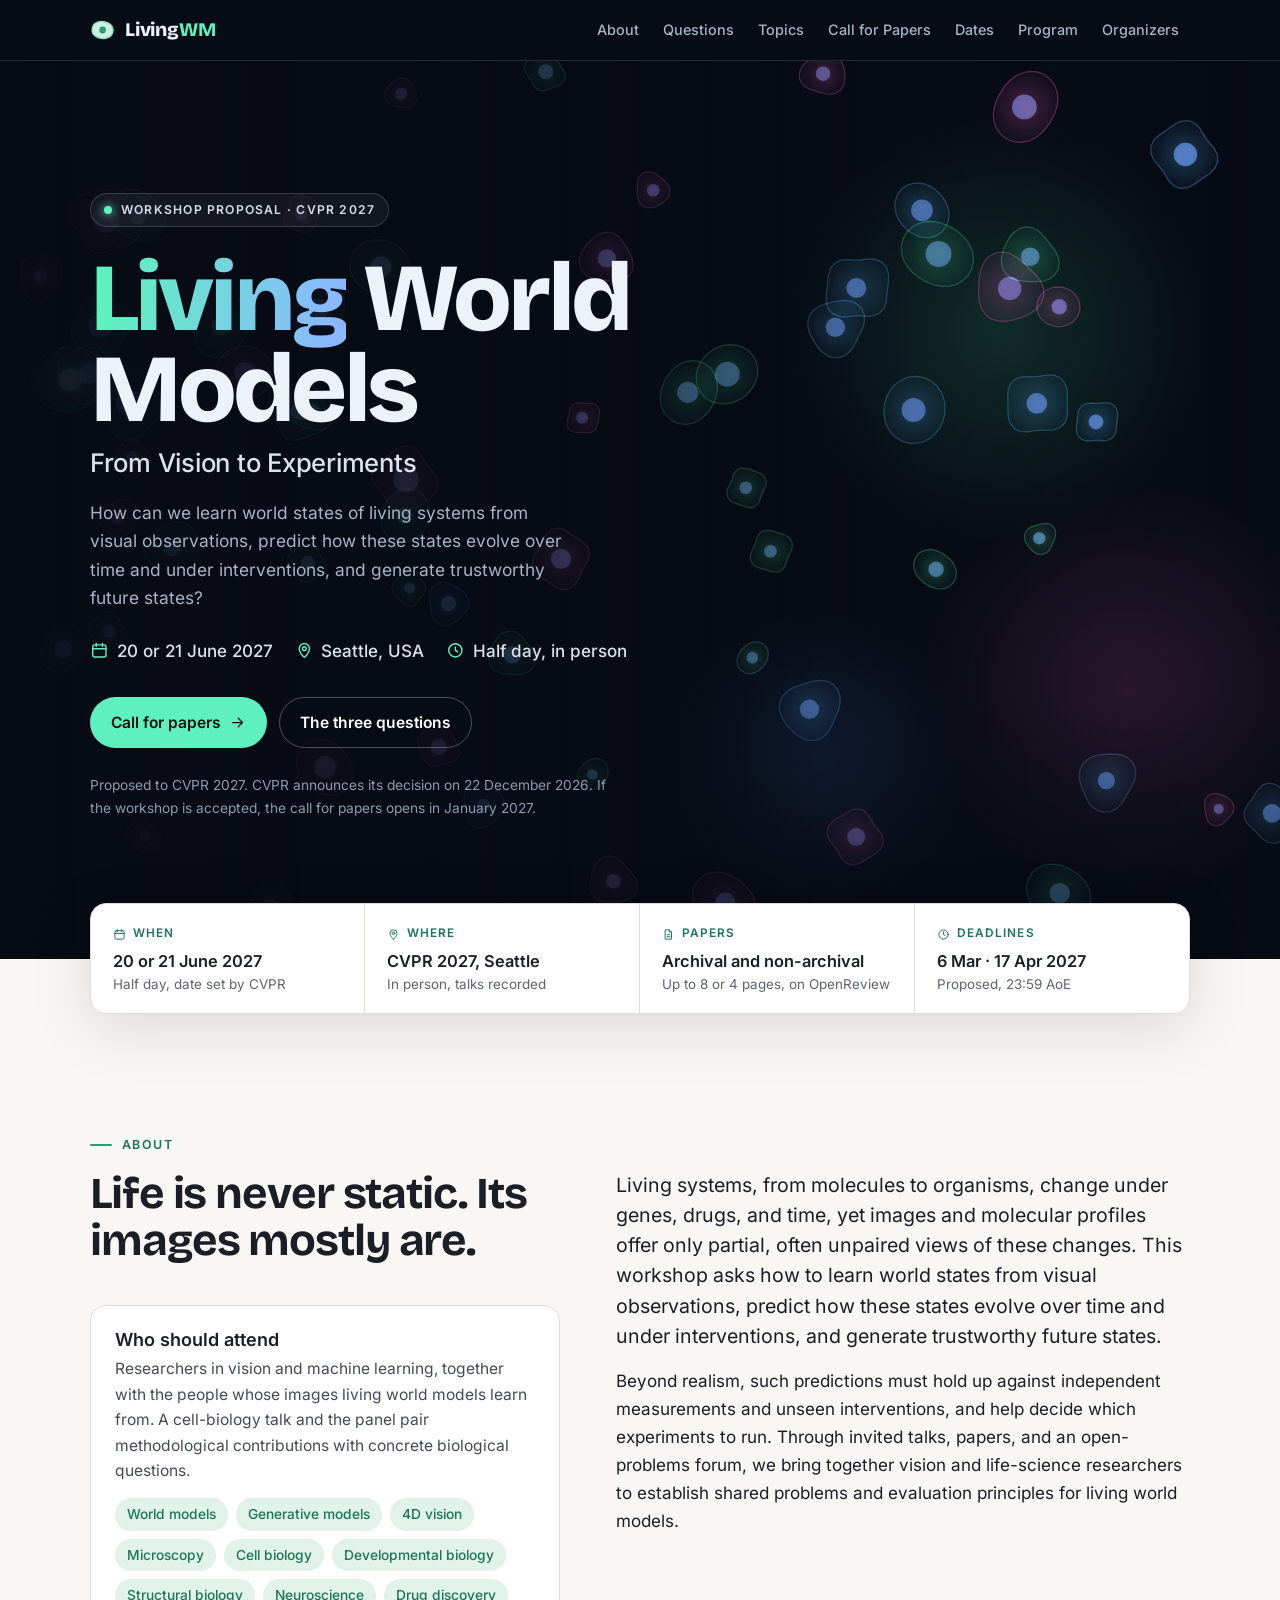
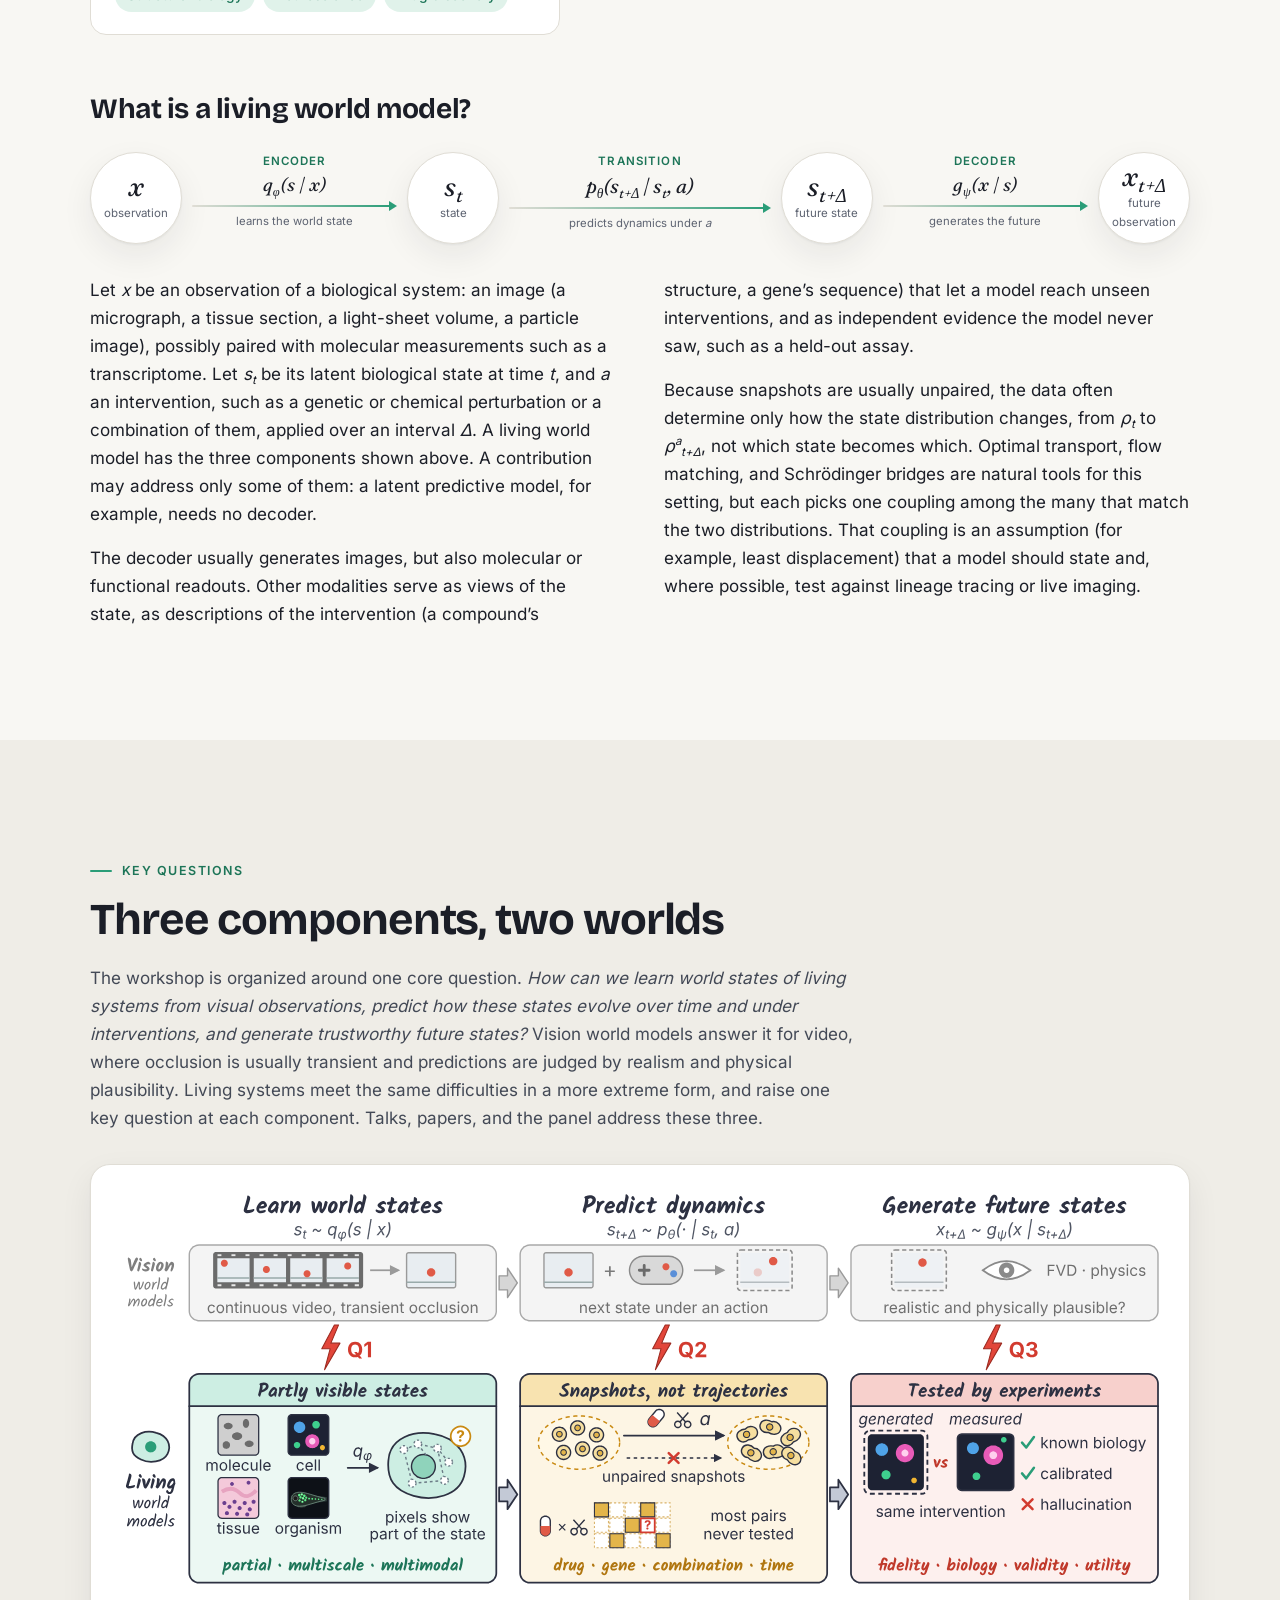
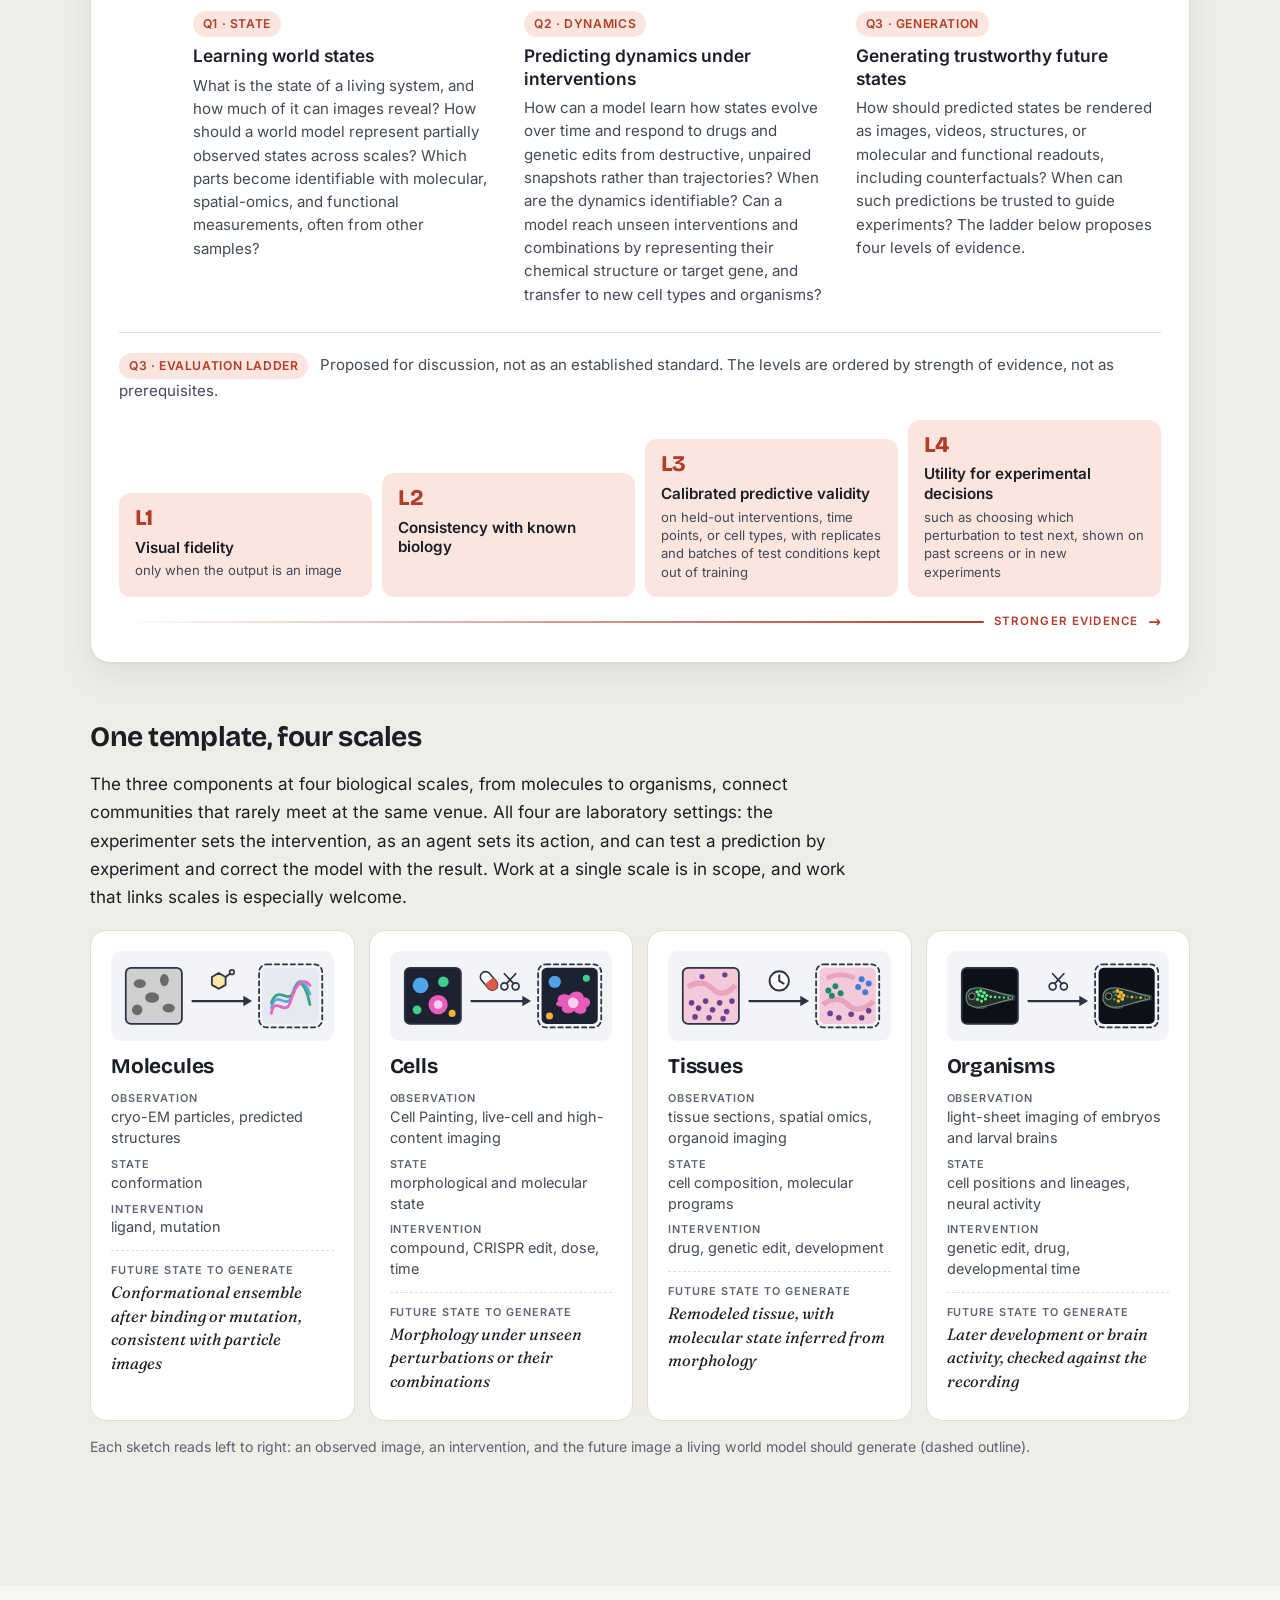
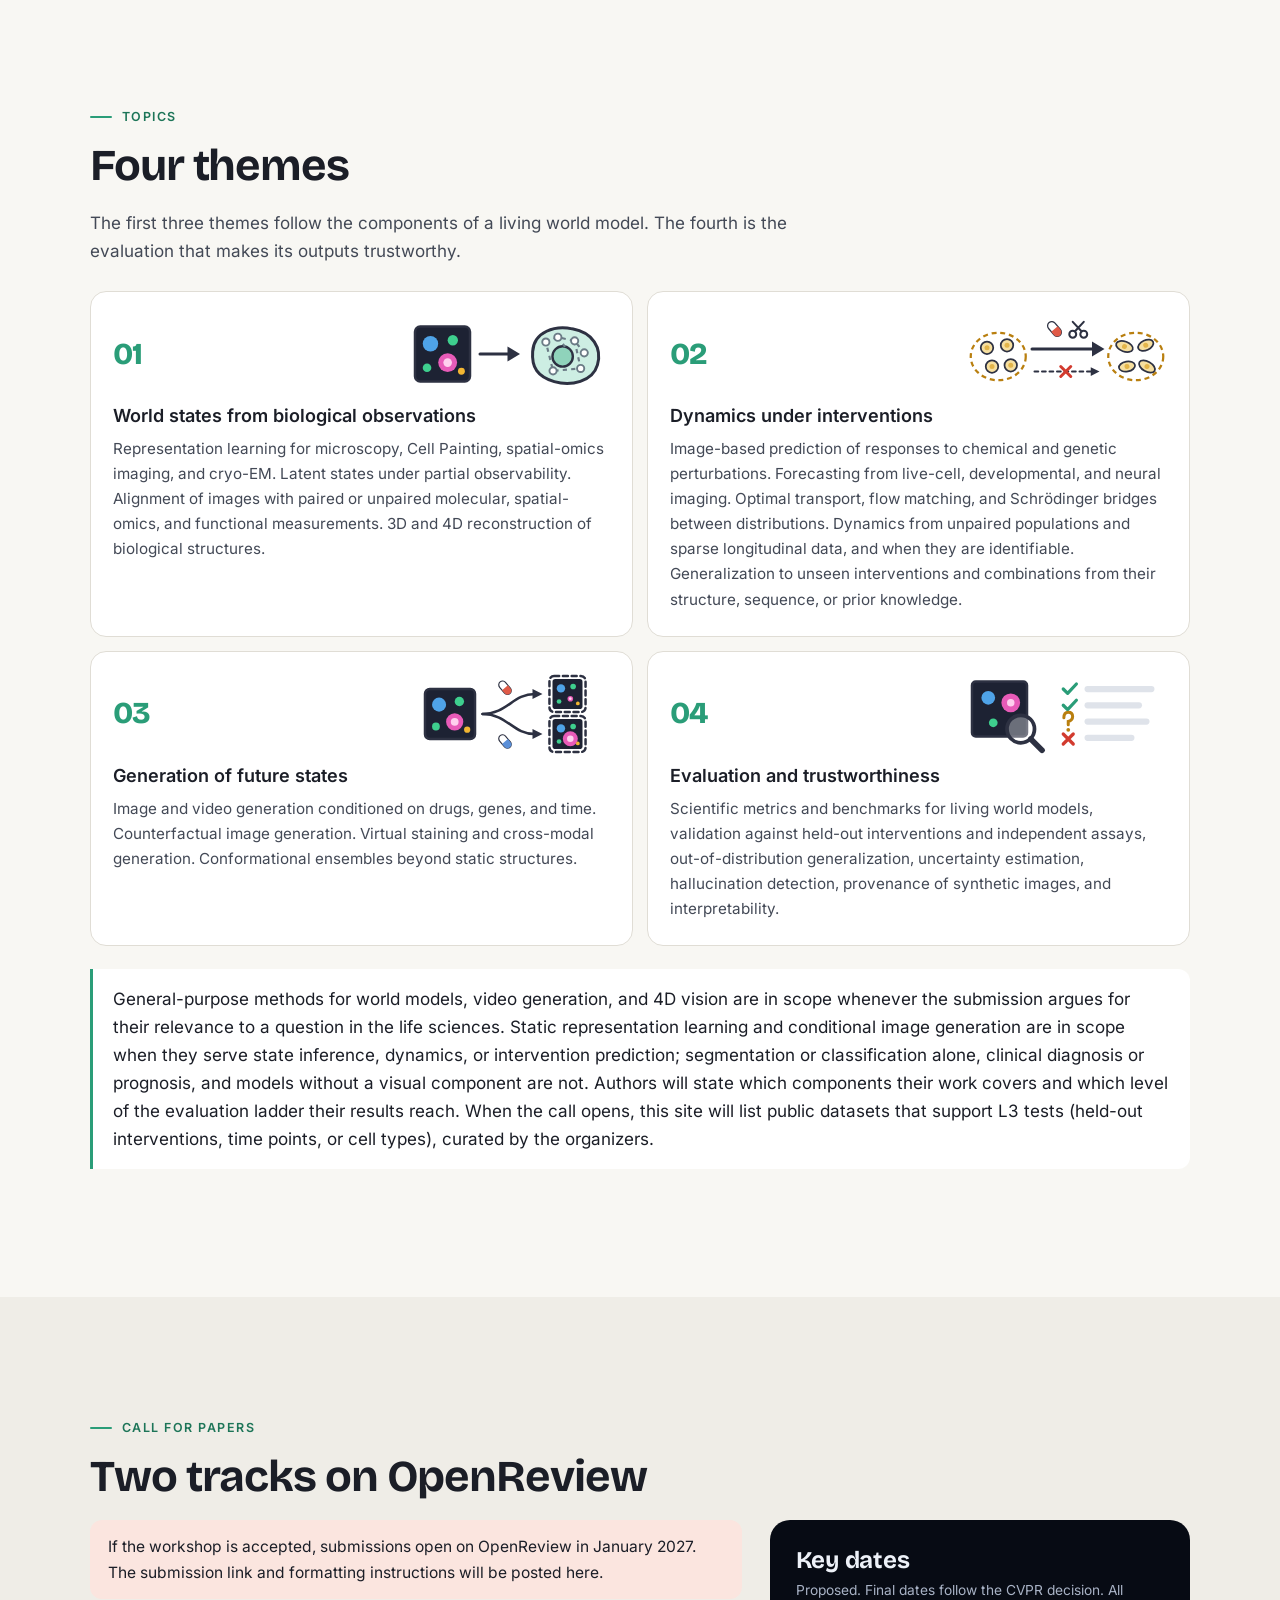
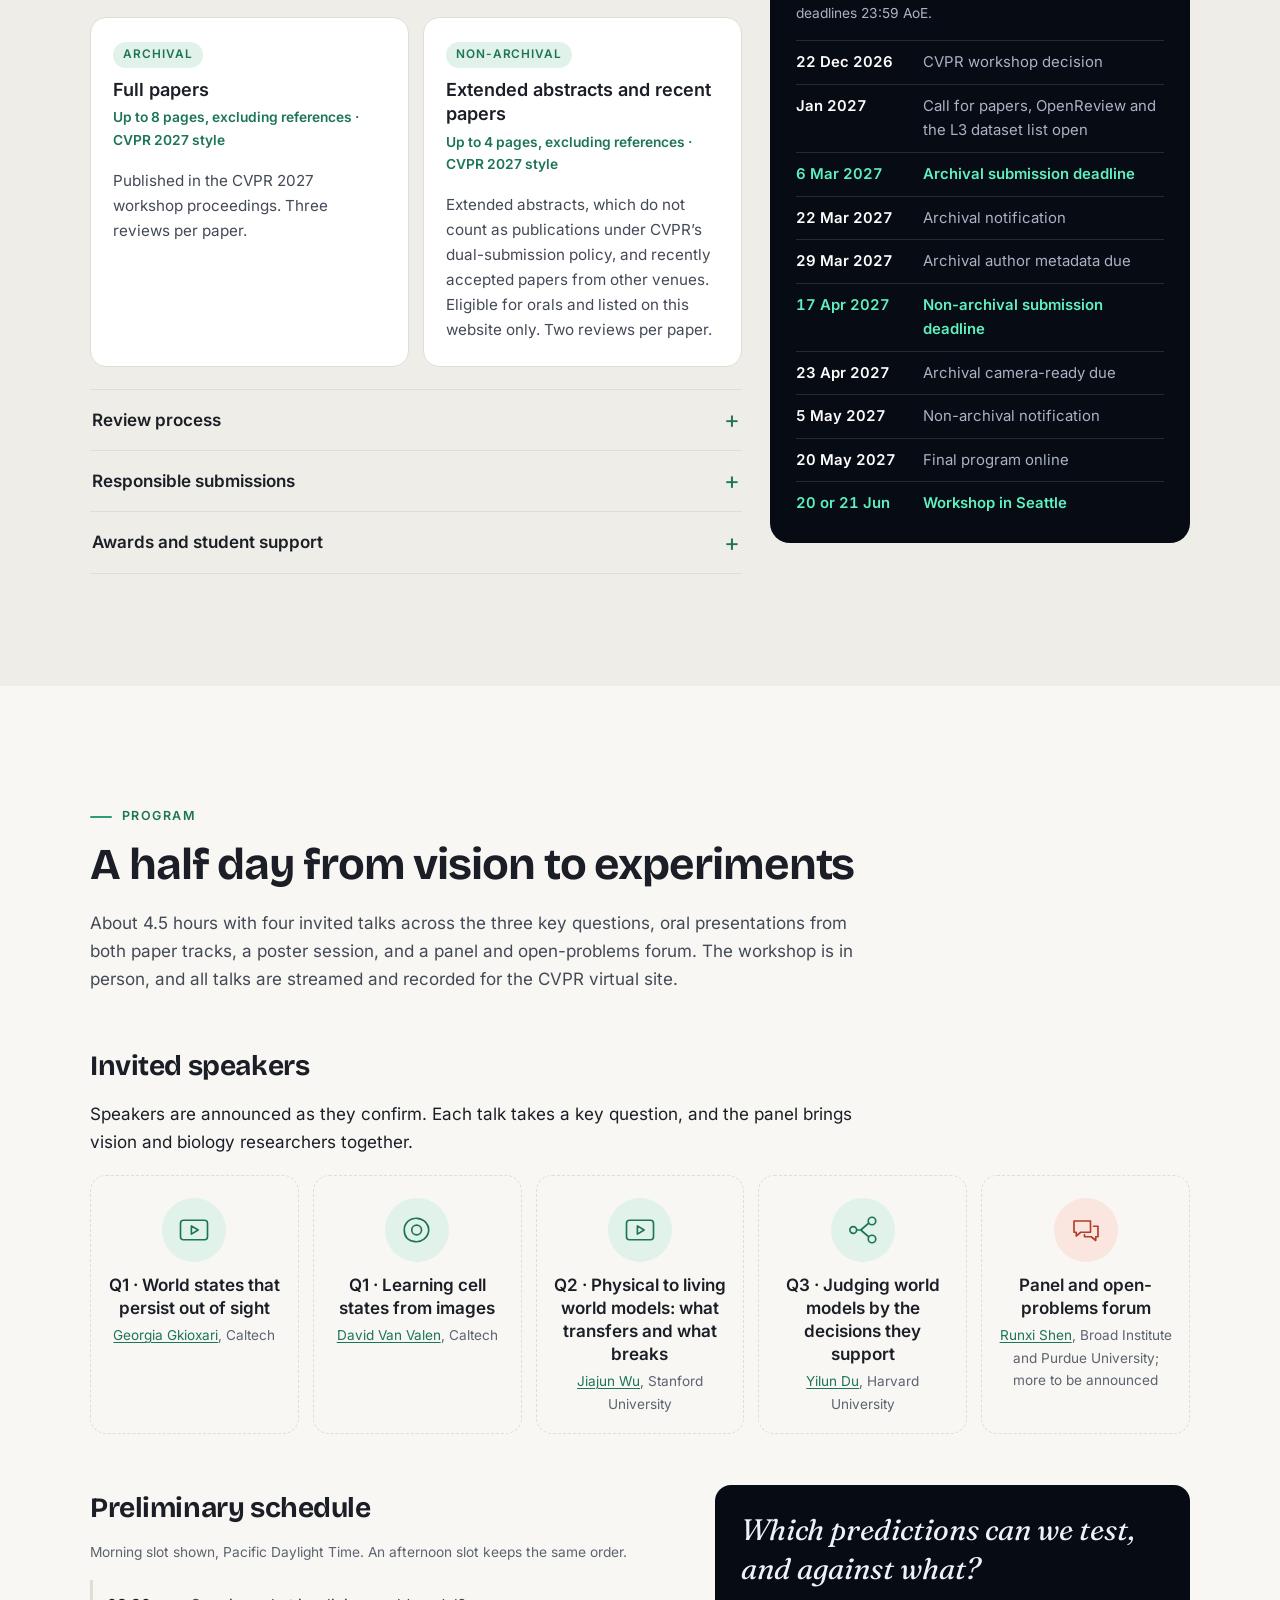
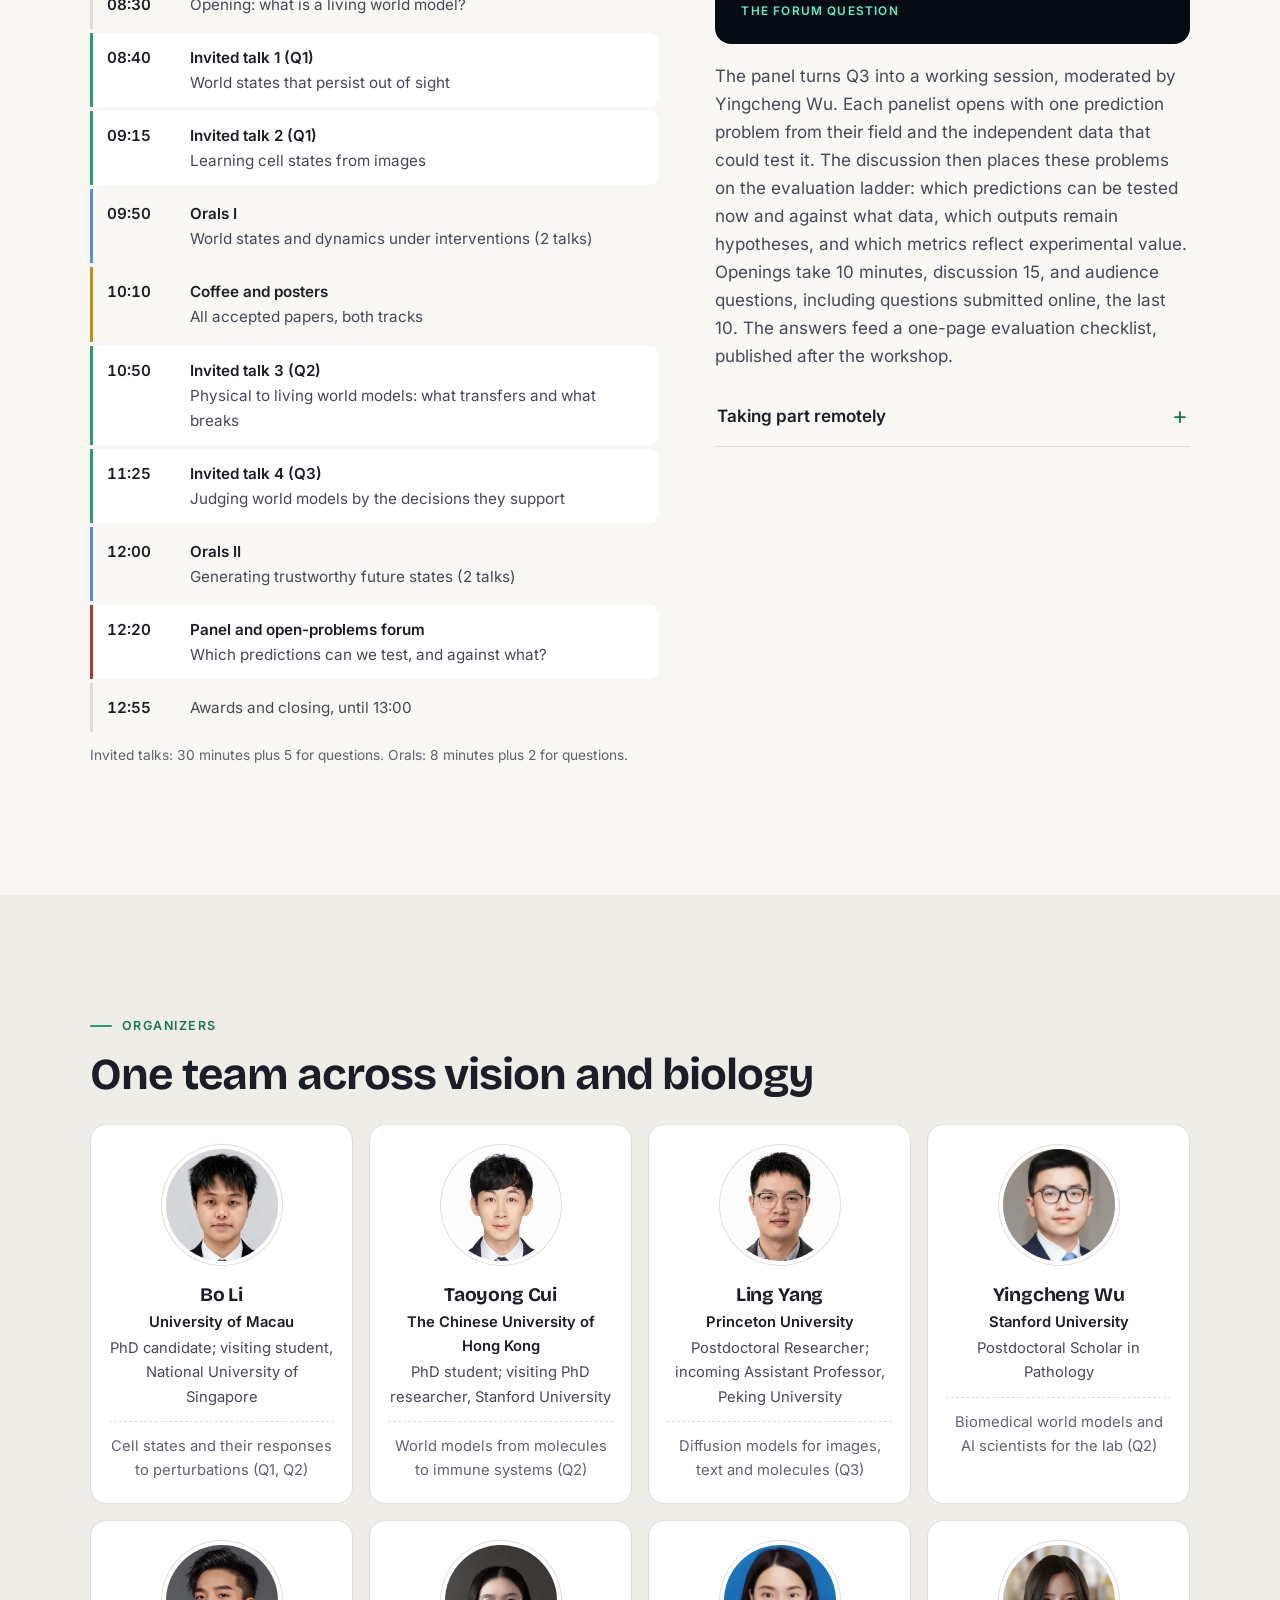
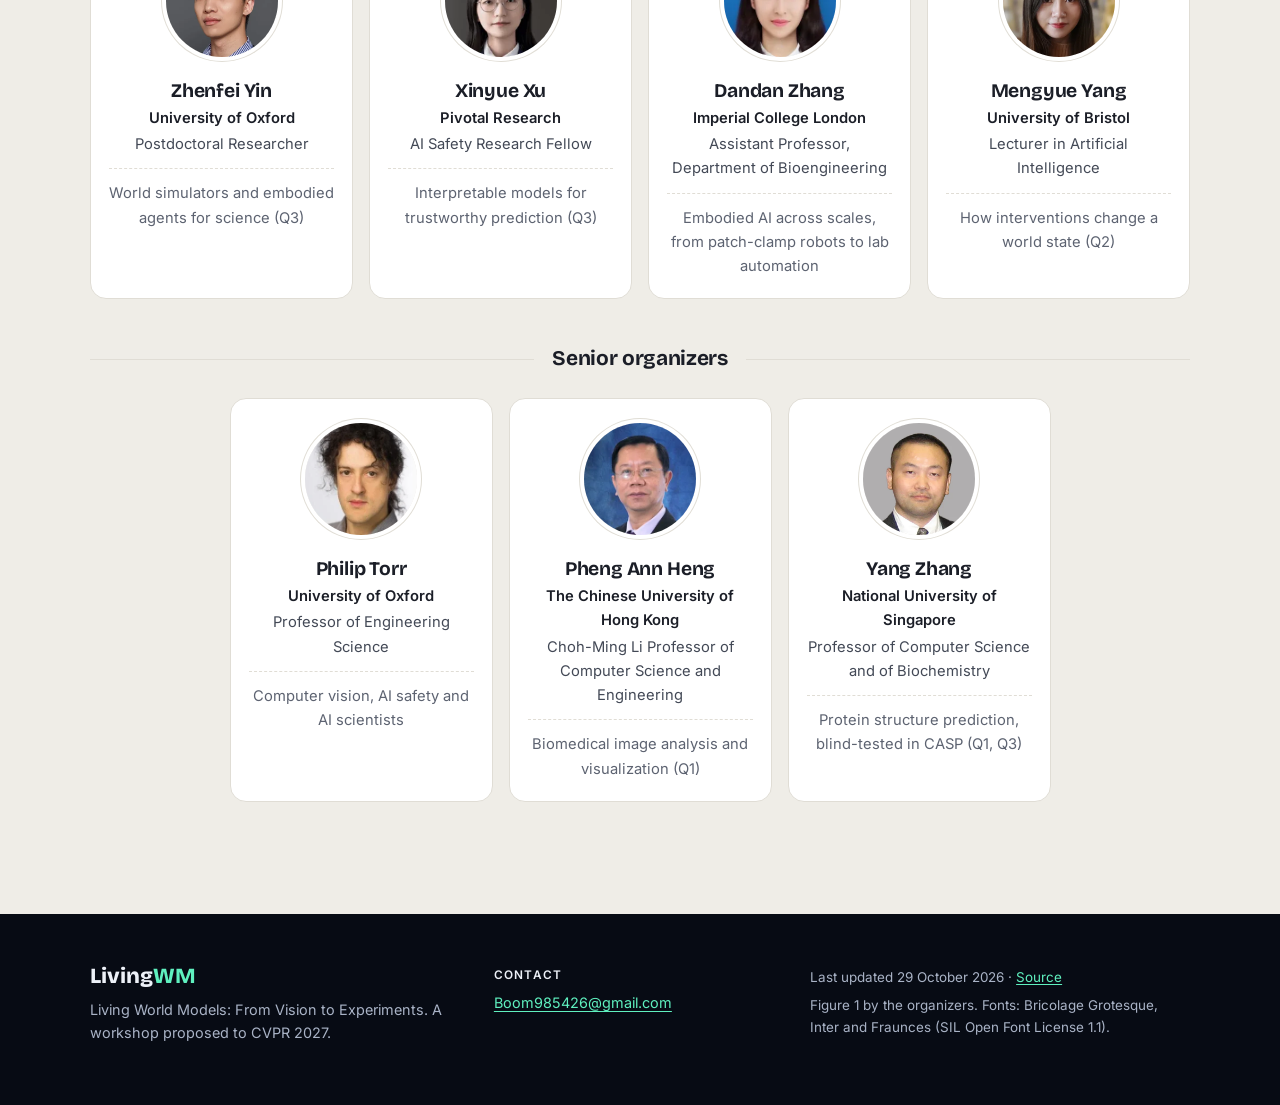
<file: index.html>
<!doctype html>
<html lang="en">
<head>
<meta charset="utf-8">
<meta name="viewport" content="width=device-width, initial-scale=1">
<title>Living World Models (LivingWM) · CVPR 2027 Workshop Proposal</title>
<meta name="description" content="Living World Models: From Vision to Experiments. A half-day workshop proposed for CVPR 2027 in Seattle on world models of living systems: learning world states from images, predicting their dynamics under interventions, and generating trustworthy future states.">
<link rel="canonical" href="https://boom5426.github.io/livingwm/">
<meta name="color-scheme" content="light">
<meta name="theme-color" content="#070b14">
<meta property="og:type" content="website">
<meta property="og:site_name" content="LivingWM">
<meta property="og:title" content="Living World Models: From Vision to Experiments">
<meta property="og:description" content="A half-day workshop proposed for CVPR 2027 on learning world states of living systems from images, predicting their dynamics under interventions, and generating trustworthy future states.">
<meta property="og:url" content="https://boom5426.github.io/livingwm/">
<meta property="og:image" content="https://boom5426.github.io/livingwm/assets/img/og.png">
<meta property="og:image:width" content="1200">
<meta property="og:image:height" content="630">
<meta property="og:image:alt" content="Living World Models workshop title over a field of fluorescent cells.">
<meta name="twitter:card" content="summary_large_image">
<link rel="icon" href="assets/img/favicon.svg" type="image/svg+xml">
<link rel="preload" href="assets/fonts/bricolage-grotesque-latin-800-normal.woff2" as="font" type="font/woff2" crossorigin>
<link rel="preload" href="assets/fonts/inter-latin-400-normal.woff2" as="font" type="font/woff2" crossorigin>
<link rel="stylesheet" href="assets/css/style.css">
<script defer src="assets/js/cells.js"></script>
</head>
<body>
<a class="skip" href="#main">Skip to content</a>

<svg width="0" height="0" class="sprite" aria-hidden="true">
  <symbol id="i-cal" viewBox="0 0 24 24"><rect x="3.5" y="5" width="17" height="15.5" rx="2.5"/><path d="M3.5 10h17M8 3v4M16 3v4"/></symbol>
  <symbol id="i-pin" viewBox="0 0 24 24"><path d="M12 21s-6.5-5.9-6.5-11.2a6.5 6.5 0 0 1 13 0C18.5 15.1 12 21 12 21z"/><circle cx="12" cy="9.8" r="2.4"/></symbol>
  <symbol id="i-clock" viewBox="0 0 24 24"><circle cx="12" cy="12" r="8.5"/><path d="M12 7.5V12l3 2"/></symbol>
  <symbol id="i-doc" viewBox="0 0 24 24"><path d="M6.5 3.5h7l4 4v13h-11z"/><path d="M13.5 3.5v4h4M9.5 12.5h5M9.5 16h5"/></symbol>
  <symbol id="i-arrow" viewBox="0 0 24 24"><path d="M5 12h14M13 6l6 6-6 6"/></symbol>
  <symbol id="i-cell" viewBox="0 0 48 48"><path d="M7 24c0-10 8-16.5 17.5-15.5S40.5 17 39.5 25.5 30 40.5 21.5 39.5 7 33.5 7 24z"/><circle cx="23.5" cy="24" r="6.5"/></symbol>
  <symbol id="i-video" viewBox="0 0 48 48"><rect x="6" y="11" width="36" height="26" rx="4"/><path d="M20.5 18.5v11l9-5.5z" class="fill"/></symbol>
  <symbol id="i-branch" viewBox="0 0 48 48"><circle cx="11" cy="24" r="4.5"/><path d="M15.5 24H21l10.5-9M21 24l10.5 9"/><circle cx="36" cy="12" r="5" class="fill"/><circle cx="36" cy="36" r="5"/></symbol>
  <symbol id="i-chat" viewBox="0 0 48 48"><path d="M8 12h22v15H17l-6 5v-5H8z"/><path d="M34 19h6v14h-3v5l-6-5H22v-3"/></symbol>
</svg>

<header class="site-header">
  <nav class="nav" aria-label="Sections">
    <a class="brand" href="#top" aria-label="LivingWM, back to top">
      <svg viewBox="0 0 64 64" width="26" height="26" aria-hidden="true"><g transform="translate(31 32) scale(0.98)"><path d="M-26,-4 C-24,-20 -6,-24 8,-20 C24,-16 30,-2 24,10 C18,22 -2,24 -14,18 C-26,12 -28,6 -26,-4 Z" fill="#cdeee3" stroke="#7fe3c1" stroke-width="3.2"/><circle r="8.5" fill="#2a9d78"/></g></svg>
      <span>Living<b>WM</b></span>
    </a>
    <ul>
      <li><a href="#about">About</a></li>
      <li><a href="#questions">Questions</a></li>
      <li><a href="#topics">Topics</a></li>
      <li><a href="#cfp">Call for Papers</a></li>
      <li><a href="#dates">Dates</a></li>
      <li><a href="#program">Program</a></li>
      <li><a href="#organizers">Organizers</a></li>
    </ul>
  </nav>
</header>

<main id="main">

<section class="hero" id="top" aria-labelledby="title">
  <canvas class="cells" aria-hidden="true"></canvas>
  <div class="hero-shade" aria-hidden="true"></div>
  <div class="wrap hero-inner">
    <p class="status"><span class="dot" aria-hidden="true"></span>Workshop proposal · CVPR 2027</p>
    <h1 id="title"><span class="glow">Living</span> World Models</h1>
    <p class="subtitle">From Vision to Experiments</p>
    <p class="pitch">How can we learn world states of living systems from visual observations, predict how these states evolve over time and under interventions, and generate trustworthy future states?</p>
    <ul class="hero-meta">
      <li><svg class="ic"><use href="#i-cal"/></svg>20 or 21 June 2027</li>
      <li><svg class="ic"><use href="#i-pin"/></svg>Seattle, USA</li>
      <li><svg class="ic"><use href="#i-clock"/></svg>Half day, in person</li>
    </ul>
    <p class="actions">
      <a class="btn btn-primary" href="#cfp">Call for papers <svg class="ic"><use href="#i-arrow"/></svg></a>
      <a class="btn btn-ghost" href="#questions">The three questions</a>
    </p>
    <p class="hero-note">Proposed to CVPR 2027. CVPR announces its decision on 22 December 2026. If the workshop is accepted, the call for papers opens in January 2027.</p>
  </div>
</section>

<section class="glance-wrap" aria-label="At a glance">
  <dl class="glance wrap">
    <div><dt><svg class="ic"><use href="#i-cal"/></svg>When</dt><dd>20 or 21 June 2027<small>Half day, date set by CVPR</small></dd></div>
    <div><dt><svg class="ic"><use href="#i-pin"/></svg>Where</dt><dd>CVPR 2027, Seattle<small>In person, talks recorded</small></dd></div>
    <div><dt><svg class="ic"><use href="#i-doc"/></svg>Papers</dt><dd>Archival and non-archival<small>Up to 8 or 4 pages, on OpenReview</small></dd></div>
    <div><dt><svg class="ic"><use href="#i-clock"/></svg>Deadlines</dt><dd>6 Mar · 17 Apr 2027<small>Proposed, 23:59 AoE</small></dd></div>
  </dl>
</section>

<section class="section" id="about" aria-labelledby="about-title">
  <div class="wrap">
    <p class="eyebrow">About</p>
    <div class="about-grid">
      <h2 id="about-title">Life is never static. Its images mostly are.</h2>
      <div class="prose">
        <p class="lead">Living systems, from molecules to organisms, change under genes, drugs, and time, yet images and molecular profiles offer only partial, often unpaired views of these changes. This workshop asks how to learn world states from visual observations, predict how these states evolve over time and under interventions, and generate trustworthy future states.</p>
        <p>Beyond realism, such predictions must hold up against independent measurements and unseen interventions, and help decide which experiments to run. Through invited talks, papers, and an open-problems forum, we bring together vision and life-science researchers to establish shared problems and evaluation principles for living world models.</p>
      </div>
      <div class="audience">
        <h3>Who should attend</h3>
        <p>Researchers in vision and machine learning, together with the people whose images living world models learn from. A cell-biology talk and the panel pair methodological contributions with concrete biological questions.</p>
        <ul class="chips">
          <li>World models</li><li>Generative models</li><li>4D vision</li><li>Microscopy</li><li>Cell biology</li><li>Developmental biology</li><li>Structural biology</li><li>Neuroscience</li><li>Drug discovery</li>
        </ul>
      </div>
    </div>

    <h3 class="sub">What is a living world model?</h3>
    <ol class="flow" aria-label="The three components of a living world model: encoder, transition and decoder">
      <li class="node"><span class="sym"><i>x</i></span><small>observation</small></li>
      <li class="edge"><span class="lbl"><b>Encoder</b><span class="math">q<sub>φ</sub>(s | x)</span></span><span class="arrow" aria-hidden="true"></span><small>learns the world state</small></li>
      <li class="node"><span class="sym"><i>s<sub>t</sub></i></span><small>state</small></li>
      <li class="edge edge-key"><span class="lbl"><b>Transition</b><span class="math">p<sub>θ</sub>(s<sub>t+Δ</sub> | s<sub>t</sub>, a)</span></span><span class="arrow" aria-hidden="true"></span><small>predicts dynamics under <i>a</i></small></li>
      <li class="node"><span class="sym"><i>s<sub>t+Δ</sub></i></span><small>future state</small></li>
      <li class="edge"><span class="lbl"><b>Decoder</b><span class="math">g<sub>ψ</sub>(x | s)</span></span><span class="arrow" aria-hidden="true"></span><small>generates the future</small></li>
      <li class="node"><span class="sym"><i>x<sub>t+Δ</sub></i></span><small>future observation</small></li>
    </ol>
    <div class="def-cols">
      <p>Let <i>x</i> be an observation of a biological system: an image (a micrograph, a tissue section, a light-sheet volume, a particle image), possibly paired with molecular measurements such as a transcriptome. Let <i>s<sub>t</sub></i> be its latent biological state at time <i>t</i>, and <i>a</i> an intervention, such as a genetic or chemical perturbation or a combination of them, applied over an interval <i>Δ</i>. A living world model has the three components shown above. A contribution may address only some of them: a latent predictive model, for example, needs no decoder.</p>
      <p>The decoder usually generates images, but also molecular or functional readouts. Other modalities serve as views of the state, as descriptions of the intervention (a compound&rsquo;s structure, a gene&rsquo;s sequence) that let a model reach unseen interventions, and as independent evidence the model never saw, such as a held-out assay.</p>
      <p>Because snapshots are usually unpaired, the data often determine only how the state distribution changes, from <i>ρ<sub>t</sub></i> to <i>ρ<sup>a</sup><sub>t+Δ</sub></i>, not which state becomes which. Optimal transport, flow matching, and Schrödinger bridges are natural tools for this setting, but each picks one coupling among the many that match the two distributions. That coupling is an assumption (for example, least displacement) that a model should state and, where possible, test against lineage tracing or live imaging.</p>
    </div>
  </div>
</section>

<section class="section section-alt" id="questions" aria-labelledby="questions-title">
  <div class="wrap">
    <p class="eyebrow">Key questions</p>
    <h2 id="questions-title">Three components, two worlds</h2>
    <p class="prose intro">The workshop is organized around one core question. <em>How can we learn world states of living systems from visual observations, predict how these states evolve over time and under interventions, and generate trustworthy future states?</em> Vision world models answer it for video, where occlusion is usually transient and predictions are judged by realism and physical plausibility. Living systems meet the same difficulties in a more extreme form, and raise one key question at each component. Talks, papers, and the panel address these three.</p>
    <figure class="figure-card">
      <div class="figure-scroll" tabindex="0" role="region" aria-label="Figure 1 (scrolls sideways on small screens)">
        <img src="assets/img/figure1.svg" width="1121" height="424" loading="lazy"
          alt="Two-row diagram with three columns, one per world-model component: learn world states, predict dynamics, generate future states. Vision world models (top row) learn from continuous video, where occluded parts usually reappear, predict the next state under an action, and are judged by realism and physical plausibility. Living world models (bottom row) face one key question at each component. Q1: images across scales show only part of the biological state. Q2: dynamics must be learned from unpaired snapshots, and most combinations of interventions are never tested. Q3, tested by experiments: a generated future image is set beside the measured image under the same intervention and checked for consistency with known biology, for calibration, and for hallucination, along an evaluation ladder of fidelity, biology, validity and utility. Dashed outlines mark generated images.">
      </div>
      <figcaption class="scroll-hint">Scroll the figure sideways to see all three columns. <a href="assets/img/figure1.svg">Open full size</a></figcaption>
      <ol class="qgrid">
        <li>
          <span class="q">Q1 · State</span>
          <h3>Learning world states</h3>
          <p>What is the state of a living system, and how much of it can images reveal? How should a world model represent partially observed states across scales? Which parts become identifiable with molecular, spatial-omics, and functional measurements, often from other samples?</p>
        </li>
        <li>
          <span class="q">Q2 · Dynamics</span>
          <h3>Predicting dynamics under interventions</h3>
          <p>How can a model learn how states evolve over time and respond to drugs and genetic edits from destructive, unpaired snapshots rather than trajectories? When are the dynamics identifiable? Can a model reach unseen interventions and combinations by representing their chemical structure or target gene, and transfer to new cell types and organisms?</p>
        </li>
        <li>
          <span class="q">Q3 · Generation</span>
          <h3>Generating trustworthy future states</h3>
          <p>How should predicted states be rendered as images, videos, structures, or molecular and functional readouts, including counterfactuals? When can such predictions be trusted to guide experiments? The ladder below proposes four levels of evidence.</p>
        </li>
      </ol>
      <div class="ladder">
        <p class="ladder-head"><span class="q">Q3 · Evaluation ladder</span> Proposed for discussion, not as an established standard. The levels are ordered by strength of evidence, not as prerequisites.</p>
        <ol class="ladder-steps">
          <li><b>L1</b><span>Visual fidelity</span><small>only when the output is an image</small></li>
          <li><b>L2</b><span>Consistency with known biology</span></li>
          <li><b>L3</b><span>Calibrated predictive validity</span><small>on held-out interventions, time points, or cell types, with replicates and batches of test conditions kept out of training</small></li>
          <li><b>L4</b><span>Utility for experimental decisions</span><small>such as choosing which perturbation to test next, shown on past screens or in new experiments</small></li>
        </ol>
        <p class="ladder-axis" aria-hidden="true"><span>stronger evidence</span></p>
      </div>
    </figure>

    <h3 class="sub">One template, four scales</h3>
    <p class="prose">The three components at four biological scales, from molecules to organisms, connect communities that rarely meet at the same venue. All four are laboratory settings: the experimenter sets the intervention, as an agent sets its action, and can test a prediction by experiment and correct the model with the result. Work at a single scale is in scope, and work that links scales is especially welcome.</p>
    <ul class="scales">
      <li>
        <svg class="scale-ill" viewBox="0 0 240 84" aria-hidden="true" focusable="false"><g transform="translate(10 10)"><rect width="64" height="64" rx="6" fill="#cfcfcf"/>
<g fill="#4a4a4a" opacity=".75"><ellipse cx="16" cy="18" rx="7" ry="5"/><ellipse cx="44" cy="14" rx="5" ry="7"/><ellipse cx="30" cy="34" rx="8" ry="6"/><ellipse cx="13" cy="48" rx="6" ry="6"/><ellipse cx="49" cy="46" rx="7" ry="5"/></g><rect class="ln" width="64" height="64" rx="6" fill="none" stroke-width="2"/></g><g transform="translate(116 25)"><path class="ln" d="M7.8 4.5 L0 9 L-7.8 4.5 V-4.5 L0 -9 L7.8 -4.5 Z" fill="#fde7a6" stroke-width="2"/><path class="ln" d="M7.8 -4.5 L13 -8.5" fill="none" stroke-width="2"/><circle class="ln" cx="15" cy="-10" r="2.6" fill="#fde7a6" stroke-width="1.8"/></g><path class="ln" d="M86 48 H146" fill="none" stroke-width="2.4"/><path d="M144 42 L154 48 L144 54 Z" fill="currentColor"/><g transform="translate(166 10)"><rect width="64" height="64" rx="6" fill="#e6eaf0"/><g fill="none" stroke-width="3.2" stroke-linecap="round" opacity=".9"><path stroke="#4fa3e8" d="M10 46 C16 22 28 52 34 30 S48 14 54 30"/><path stroke="#2a9d78" d="M10 40 C18 18 30 44 36 26 S50 22 54 42"/><path stroke="#e85bb8" d="M10 52 C14 30 26 58 32 38 S46 10 54 20"/></g><rect class="ln" x="-4" y="-4" width="72" height="72" rx="9" fill="none" stroke-width="2" stroke-dasharray="5 4"/></g></svg>
        <h4>Molecules</h4>
        <p class="kv"><span>Observation</span>cryo-EM particles, predicted structures</p>
        <p class="kv"><span>State</span>conformation</p>
        <p class="kv"><span>Intervention</span>ligand, mutation</p>
        <p class="ask"><span>Future state to generate</span>Conformational ensemble after binding or mutation, consistent with particle images</p>
      </li>
      <li>
        <svg class="scale-ill" viewBox="0 0 240 84" aria-hidden="true" focusable="false"><g transform="translate(10 10)"><rect width="64" height="64" rx="6" fill="#1d2233"/>
<circle cx="18" cy="20" r="9" fill="#4fa3e8"/><circle cx="44" cy="16" r="6" fill="#3ecf8e"/><circle cx="38" cy="42" r="11" fill="#e85bb8"/><circle cx="38" cy="42" r="5" fill="#ffd0ee"/><circle cx="14" cy="48" r="5" fill="#3ecf8e"/><circle cx="54" cy="52" r="4" fill="#f2b632"/><rect class="ln" width="64" height="64" rx="6" fill="none" stroke-width="2"/></g><g transform="translate(106 25) rotate(-40) scale(.75)"><rect class="ln" x="-8" y="-16" width="16" height="32" rx="8" fill="#fff" stroke-width="2.4"/><path d="M-8 0 h16 v8 a8 8 0 0 1 -16 0 z" fill="#e05a47"/></g><g class="ln" transform="translate(130 28) scale(.8)" fill="none" stroke-width="2.4"><circle cx="-8" cy="4" r="5"/><circle cx="8" cy="4" r="5"/><path d="M-5 0 L8 -14 M5 0 L-8 -14"/></g><path class="ln" d="M86 48 H146" fill="none" stroke-width="2.4"/><path d="M144 42 L154 48 L144 54 Z" fill="currentColor"/><g transform="translate(166 10)"><rect width="64" height="64" rx="6" fill="#1d2233"/><circle cx="15" cy="16" r="7" fill="#4fa3e8"/><circle cx="51" cy="12" r="4" fill="#3ecf8e"/><path transform="translate(37 40) scale(.46)" d="M-40,-4 C-44,-20 -24,-26 -12,-18 C-2,-34 22,-30 24,-14 C42,-14 46,6 30,12 C34,28 10,32 0,20 C-12,32 -34,24 -30,10 C-46,8 -48,2 -40,-4 Z" fill="#e85bb8"/><circle cx="36" cy="40" r="6" fill="#ffd0ee"/><circle cx="9" cy="55" r="4" fill="#f2b632"/><rect class="ln" x="-4" y="-4" width="72" height="72" rx="9" fill="none" stroke-width="2" stroke-dasharray="5 4"/></g></svg>
        <h4>Cells</h4>
        <p class="kv"><span>Observation</span>Cell Painting, live-cell and high-content imaging</p>
        <p class="kv"><span>State</span>morphological and molecular state</p>
        <p class="kv"><span>Intervention</span>compound, CRISPR edit, dose, time</p>
        <p class="ask"><span>Future state to generate</span>Morphology under unseen perturbations or their combinations</p>
      </li>
      <li>
        <svg class="scale-ill" viewBox="0 0 240 84" aria-hidden="true" focusable="false"><g transform="translate(10 10)"><rect width="64" height="64" rx="6" fill="#f4c9da"/>
<path d="M6 22 Q22 12 34 24 T60 20" stroke="#e7a3c0" stroke-width="6" fill="none"/>
<g fill="#6b3f8f"><circle cx="10" cy="40" r="3.2"/><circle cx="18" cy="46" r="3.2"/><circle cx="26" cy="38" r="3.2"/><circle cx="34" cy="48" r="3.2"/><circle cx="42" cy="40" r="3.2"/><circle cx="50" cy="50" r="3.2"/><circle cx="56" cy="38" r="3.2"/><circle cx="14" cy="56" r="3.2"/><circle cx="30" cy="57" r="3.2"/><circle cx="46" cy="58" r="3.2"/><circle cx="22" cy="10" r="3"/><circle cx="48" cy="8" r="3"/></g><rect class="ln" width="64" height="64" rx="6" fill="none" stroke-width="2"/></g><g transform="translate(120 25)"><circle class="ln" r="11" fill="#fff" stroke-width="2.2"/><path class="ln" d="M0 0 V-6.5 M0 0 L5 3" fill="none" stroke-width="2.2"/></g><path class="ln" d="M86 48 H146" fill="none" stroke-width="2.4"/><path d="M144 42 L154 48 L144 54 Z" fill="currentColor"/><g transform="translate(166 10)"><rect width="64" height="64" rx="6" fill="#f4c9da"/><path d="M4 42 Q20 30 32 42 T62 38" stroke="#e7a3c0" stroke-width="6" fill="none"/><path d="M8 12 Q24 4 40 12" stroke="#e7a3c0" stroke-width="5" fill="none"/><g fill="#1f8a68"><circle cx="10" cy="26" r="3.4"/><circle cx="18" cy="21" r="3.4"/><circle cx="14" cy="32" r="3.4"/><circle cx="24" cy="29" r="3.4"/></g><g fill="#3b7fd4"><circle cx="44" cy="22" r="3.4"/><circle cx="52" cy="28" r="3.4"/><circle cx="56" cy="18" r="3.4"/><circle cx="48" cy="13" r="3.4"/></g><g fill="#6b3f8f"><circle cx="12" cy="52" r="3.2"/><circle cx="22" cy="57" r="3.2"/><circle cx="36" cy="53" r="3.2"/><circle cx="48" cy="57" r="3.2"/><circle cx="56" cy="49" r="3.2"/></g><rect class="ln" x="-4" y="-4" width="72" height="72" rx="9" fill="none" stroke-width="2" stroke-dasharray="5 4"/></g></svg>
        <h4>Tissues</h4>
        <p class="kv"><span>Observation</span>tissue sections, spatial omics, organoid imaging</p>
        <p class="kv"><span>State</span>cell composition, molecular programs</p>
        <p class="kv"><span>Intervention</span>drug, genetic edit, development</p>
        <p class="ask"><span>Future state to generate</span>Remodeled tissue, with molecular state inferred from morphology</p>
      </li>
      <li>
        <svg class="scale-ill" viewBox="0 0 240 84" aria-hidden="true" focusable="false"><g transform="translate(10 10)"><rect width="64" height="64" rx="6" fill="#0d1117"/><path d="M30 27.5 C42 28 52 29.5 61 31 L61 37 C52 38.5 42 40 30 40.5 Z" fill="#5f7d70" opacity=".35"/><ellipse cx="21" cy="43.5" rx="8" ry="3.6" fill="#3d4a44"/><path d="M5 34 C5 26 11 23 18 23 C29 23 41 29 58 32.5 L58 35.5 C41 39 29 45 18 45 C11 45 5 42 5 34 Z" fill="#24302b" stroke="#6f8f80" stroke-width="1.3"/><circle cx="11.5" cy="32.5" r="3.8" fill="#1a1a1a" stroke="#8a9a94" stroke-width="1.1"/><g fill="#5ef08a"><circle cx="17.5" cy="27.5" r="2"/><circle cx="21.5" cy="26.5" r="1.9"/><circle cx="25.5" cy="28.5" r="2"/><circle cx="28.5" cy="31.5" r="1.7"/><circle cx="19.5" cy="31" r="1.9"/><circle cx="23.5" cy="32.5" r="2"/><circle cx="27" cy="35.5" r="1.8"/><circle cx="18" cy="36" r="1.8"/><circle cx="22.5" cy="38" r="1.8"/><circle cx="33" cy="33" r="1.5"/><circle cx="38" cy="33.4" r="1.4"/><circle cx="43" cy="33.7" r="1.3"/><circle cx="48" cy="34" r="1.2"/><circle cx="53" cy="34.2" r="1.1"/></g><rect class="ln" width="64" height="64" rx="6" fill="none" stroke-width="2"/></g><g class="ln" transform="translate(120 28) scale(.8)" fill="none" stroke-width="2.4"><circle cx="-8" cy="4" r="5"/><circle cx="8" cy="4" r="5"/><path d="M-5 0 L8 -14 M5 0 L-8 -14"/></g><path class="ln" d="M86 48 H146" fill="none" stroke-width="2.4"/><path d="M144 42 L154 48 L144 54 Z" fill="currentColor"/><g transform="translate(166 10)"><rect width="64" height="64" rx="6" fill="#0d1117"/><path d="M30 27.5 C42 28 52 29.5 61 31 L61 37 C52 38.5 42 40 30 40.5 Z" fill="#5f7d70" opacity=".35"/><ellipse cx="21" cy="43.5" rx="8" ry="3.6" fill="#3d4a44"/><path d="M5 34 C5 26 11 23 18 23 C29 23 41 29 58 32.5 L58 35.5 C41 39 29 45 18 45 C11 45 5 42 5 34 Z" fill="#24302b" stroke="#6f8f80" stroke-width="1.3"/><circle cx="11.5" cy="32.5" r="3.8" fill="#1a1a1a" stroke="#8a9a94" stroke-width="1.1"/><g fill="#5ef08a" opacity=".55"><circle cx="17.5" cy="27.5" r="1.6"/><circle cx="19.5" cy="31" r="1.5"/><circle cx="18" cy="36" r="1.5"/><circle cx="33" cy="33" r="1.3"/><circle cx="43" cy="33.7" r="1.2"/><circle cx="53" cy="34.2" r="1"/></g><g fill="#f2b632"><circle cx="21.5" cy="26.5" r="2.3"/><circle cx="25.5" cy="28.5" r="2.4"/><circle cx="28.5" cy="31.5" r="2.1"/><circle cx="23.5" cy="32.5" r="2.4"/><circle cx="27" cy="35.5" r="2.2"/><circle cx="22.5" cy="38" r="2"/><circle cx="38" cy="33.4" r="1.6"/><circle cx="48" cy="34" r="1.5"/></g><rect class="ln" x="-4" y="-4" width="72" height="72" rx="9" fill="none" stroke-width="2" stroke-dasharray="5 4"/></g></svg>
        <h4>Organisms</h4>
        <p class="kv"><span>Observation</span>light-sheet imaging of embryos and larval brains</p>
        <p class="kv"><span>State</span>cell positions and lineages, neural activity</p>
        <p class="kv"><span>Intervention</span>genetic edit, drug, developmental time</p>
        <p class="ask"><span>Future state to generate</span>Later development or brain activity, checked against the recording</p>
      </li>
    </ul>
    <p class="ill-note">Each sketch reads left to right: an observed image, an intervention, and the future image a living world model should generate (dashed outline).</p>
  </div>
</section>

<section class="section" id="topics" aria-labelledby="topics-title">
  <div class="wrap">
    <p class="eyebrow">Topics</p>
    <h2 id="topics-title">Four themes</h2>
    <p class="prose intro">The first three themes follow the components of a living world model. The fourth is the evaluation that makes its outputs trustworthy.</p>
    <ol class="topics">
      <li>
        <svg class="topic-ill" viewBox="0 0 160 64" aria-hidden="true" focusable="false"><g transform="translate(4 10) scale(0.6875)"><rect width="64" height="64" rx="6" fill="#1d2233"/><circle cx="18" cy="20" r="9" fill="#4fa3e8"/><circle cx="44" cy="16" r="6" fill="#3ecf8e"/><circle cx="38" cy="42" r="11" fill="#e85bb8"/><circle cx="38" cy="42" r="5" fill="#ffd0ee"/><circle cx="14" cy="48" r="5" fill="#3ecf8e"/><circle cx="54" cy="52" r="4" fill="#f2b632"/><rect class="ln" width="64" height="64" rx="6" fill="none" stroke-width="2.9"/></g><path class="ln" d="M56 32 H80" fill="none" stroke-width="2.4"/><path d="M78 26 L88 32 L78 38 Z" fill="currentColor"/><g transform="translate(125 33) scale(.48)"><path class="ln" d="M-56,-6 C-54,-40 -18,-50 10,-44 C44,-38 60,-12 52,16 C44,44 8,52 -20,44 C-48,36 -58,20 -56,-6 Z" fill="#cdeee3" stroke-width="5"/><circle class="ln" cx="-6" cy="2" r="17" fill="#8fd3bb" stroke-width="4"/><path d="M-34 -22 L-14 -30 L14 -24 L30 -4 M-14 -30 L-2 -14 M14 -24 L24 22 L-22 26 L-34 -22" stroke="#6b7b86" stroke-width="3.6" stroke-dasharray="7 7" fill="none"/><g fill="#fff" stroke="#6b7b86" stroke-width="3.2"><circle cx="-34" cy="-22" r="6"/><circle cx="-14" cy="-30" r="6"/><circle cx="14" cy="-24" r="6"/><circle cx="30" cy="-4" r="6"/><circle cx="24" cy="22" r="6"/><circle cx="-22" cy="26" r="6"/></g></g></svg>
        <h3>World states from biological observations</h3>
        <p>Representation learning for microscopy, Cell Painting, spatial-omics imaging, and cryo-EM. Latent states under partial observability. Alignment of images with paired or unpaired molecular, spatial-omics, and functional measurements. 3D and 4D reconstruction of biological structures.</p>
      </li>
      <li>
        <svg class="topic-ill" viewBox="0 0 160 64" aria-hidden="true" focusable="false"><ellipse class="ill-amber" cx="25" cy="34" rx="22" ry="19" fill="none" stroke-width="1.8" stroke-dasharray="4 3"/><g transform="translate(16 27) rotate(0)"><ellipse class="ln" rx="5.0" ry="5.0" fill="#f6dfa0" stroke-width="1.4"/><circle r="2" fill="#e3b54a"/></g><g transform="translate(32 25) rotate(0)"><ellipse class="ln" rx="5.0" ry="5.0" fill="#f6dfa0" stroke-width="1.4"/><circle r="2" fill="#e3b54a"/></g><g transform="translate(20 42) rotate(0)"><ellipse class="ln" rx="5.0" ry="5.0" fill="#f6dfa0" stroke-width="1.4"/><circle r="2" fill="#e3b54a"/></g><g transform="translate(35 41) rotate(0)"><ellipse class="ln" rx="5.0" ry="5.0" fill="#f6dfa0" stroke-width="1.4"/><circle r="2" fill="#e3b54a"/></g><ellipse class="ill-amber" cx="135" cy="34" rx="22" ry="19" fill="none" stroke-width="1.8" stroke-dasharray="4 3"/><g transform="translate(126 26) rotate(20)"><ellipse class="ln" rx="7" ry="4" fill="#f6dfa0" stroke-width="1.4"/><circle r="2" fill="#e3b54a"/></g><g transform="translate(143 25) rotate(-25)"><ellipse class="ln" rx="6.5" ry="4" fill="#f6dfa0" stroke-width="1.4"/><circle r="2" fill="#e3b54a"/></g><g transform="translate(128 42) rotate(-10)"><ellipse class="ln" rx="6.5" ry="4" fill="#f6dfa0" stroke-width="1.4"/><circle r="2" fill="#e3b54a"/></g><g transform="translate(144 42) rotate(30)"><ellipse class="ln" rx="7" ry="4" fill="#f6dfa0" stroke-width="1.4"/><circle r="2" fill="#e3b54a"/></g><g transform="translate(70 12) rotate(-40) scale(.42)"><rect class="ln" x="-8" y="-16" width="16" height="32" rx="8" fill="#fff" stroke-width="2.4"/><path d="M-8 0 h16 v8 a8 8 0 0 1 -16 0 z" fill="#e05a47"/></g><g class="ln" transform="translate(89 14) scale(.55)" fill="none" stroke-width="3"><circle cx="-8" cy="4" r="5"/><circle cx="8" cy="4" r="5"/><path d="M-5 0 L8 -14 M5 0 L-8 -14"/></g><path class="ln" d="M52 28 H102" fill="none" stroke-width="2.4"/><path d="M100 22 L110 28 L100 34 Z" fill="currentColor"/><path class="ln" d="M54 46 H100" fill="none" stroke-width="1.6" stroke-dasharray="3 3"/><path d="M99 42.5 L106 46 L99 49.5 Z" fill="currentColor"/><path class="ill-red" d="M75 42 l8 8 M83 42 l-8 8" fill="none" stroke-width="2.4"/></svg>
        <h3>Dynamics under interventions</h3>
        <p>Image-based prediction of responses to chemical and genetic perturbations. Forecasting from live-cell, developmental, and neural imaging. Optimal transport, flow matching, and Schrödinger bridges between distributions. Dynamics from unpaired populations and sparse longitudinal data, and when they are identifiable. Generalization to unseen interventions and combinations from their structure, sequence, or prior knowledge.</p>
      </li>
      <li>
        <svg class="topic-ill" viewBox="0 0 160 64" aria-hidden="true" focusable="false"><g transform="translate(12 12) scale(0.625)"><rect width="64" height="64" rx="6" fill="#1d2233"/><circle cx="18" cy="20" r="9" fill="#4fa3e8"/><circle cx="44" cy="16" r="6" fill="#3ecf8e"/><circle cx="38" cy="42" r="11" fill="#e85bb8"/><circle cx="38" cy="42" r="5" fill="#ffd0ee"/><circle cx="14" cy="48" r="5" fill="#3ecf8e"/><circle cx="54" cy="52" r="4" fill="#f2b632"/><rect class="ln" width="64" height="64" rx="6" fill="none" stroke-width="3.2"/></g><g class="ln" fill="none" stroke-width="2"><path d="M58 32 C78 32 82 16 100 16"/><path d="M58 32 C78 32 82 48 100 48"/></g><path d="M98 12 L106 16 L98 20 Z M98 44 L106 48 L98 52 Z" fill="currentColor"/><g transform="translate(76 11) rotate(-40) scale(.38)"><rect class="ln" x="-8" y="-16" width="16" height="32" rx="8" fill="#fff" stroke-width="2.4"/><path d="M-8 0 h16 v8 a8 8 0 0 1 -16 0 z" fill="#e05a47"/></g><g transform="translate(76 54) rotate(-40) scale(.38)"><rect class="ln" x="-8" y="-16" width="16" height="32" rx="8" fill="#fff" stroke-width="2.4"/><path d="M-8 0 h16 v8 a8 8 0 0 1 -16 0 z" fill="#5a8fd8"/></g><g transform="translate(114 4) scale(0.375)"><rect width="64" height="64" rx="6" fill="#1d2233"/><circle cx="18" cy="20" r="9" fill="#4fa3e8"/><circle cx="44" cy="16" r="6" fill="#3ecf8e"/><circle cx="38" cy="42" r="6" fill="#e85bb8"/><circle cx="38" cy="42" r="3" fill="#ffd0ee"/><circle cx="14" cy="48" r="5" fill="#3ecf8e"/><circle cx="54" cy="52" r="4" fill="#f2b632"/><rect class="ln" x="-6.5" y="-6.5" width="77" height="77" rx="10" fill="none" stroke-width="5.3" stroke-dasharray="10.7 8"/></g><g transform="translate(114 36) scale(0.375)"><rect width="64" height="64" rx="6" fill="#1d2233"/><circle cx="18" cy="20" r="9" fill="#4fa3e8"/><circle cx="44" cy="16" r="6" fill="#3ecf8e"/><circle cx="38" cy="42" r="16" fill="#e85bb8"/><circle cx="38" cy="42" r="7" fill="#ffd0ee"/><circle cx="14" cy="48" r="5" fill="#3ecf8e"/><circle cx="54" cy="52" r="4" fill="#f2b632"/><rect class="ln" x="-6.5" y="-6.5" width="77" height="77" rx="10" fill="none" stroke-width="5.3" stroke-dasharray="10.7 8"/></g></svg>
        <h3>Generation of future states</h3>
        <p>Image and video generation conditioned on drugs, genes, and time. Counterfactual image generation. Virtual staining and cross-modal generation. Conformational ensembles beyond static structures.</p>
      </li>
      <li>
        <svg class="topic-ill" viewBox="0 0 160 64" aria-hidden="true" focusable="false"><g transform="translate(4 6) scale(.5) translate(-22 -314)"><rect class="ln" x="22" y="314" width="88" height="88" rx="6" fill="#1d2233" stroke-width="4"/><circle cx="48" cy="340" r="11" fill="#4fa3e8"/><circle cx="84" cy="348" r="15" fill="#e85bb8"/><circle cx="84" cy="348" r="6" fill="#ffd0ee"/><circle cx="56" cy="380" r="7" fill="#3ecf8e"/><circle class="ln" cx="100" cy="390" r="22" fill="#fff" fill-opacity=".35" stroke-width="6"/><path class="ln" d="M116 406 L134 424" stroke-width="9" fill="none"/></g><path class="ill-green" d="M77 12 l3.5 3.5 l7 -7.5" fill="none" stroke-width="2.6"/><rect class="ill-bar" x="94" y="9.5" width="56" height="5" rx="2.5"/><path class="ill-green" d="M77 25 l3.5 3.5 l7 -7.5" fill="none" stroke-width="2.6"/><rect class="ill-bar" x="94" y="22.5" width="46" height="5" rx="2.5"/><path class="ill-amber" d="M77.5 35 q0 -4.5 3.5 -4.5 q3.5 0 3.5 3.5 q0 3 -3.5 4 v2.5" fill="none" stroke-width="2.4" stroke-linecap="round"/><circle class="ill-amber-f" cx="81" cy="44.6" r="1.5"/><rect class="ill-bar" x="94" y="35.5" width="52" height="5" rx="2.5"/><path class="ill-red" d="M77 48 l8 8 M85 48 l-8 8" fill="none" stroke-width="2.6"/><rect class="ill-bar" x="94" y="48.5" width="40" height="5" rx="2.5"/></svg>
        <h3>Evaluation and trustworthiness</h3>
        <p>Scientific metrics and benchmarks for living world models, validation against held-out interventions and independent assays, out-of-distribution generalization, uncertainty estimation, hallucination detection, provenance of synthetic images, and interpretability.</p>
      </li>
    </ol>
    <p class="scope">General-purpose methods for world models, video generation, and 4D vision are in scope whenever the submission argues for their relevance to a question in the life sciences. Static representation learning and conditional image generation are in scope when they serve state inference, dynamics, or intervention prediction; segmentation or classification alone, clinical diagnosis or prognosis, and models without a visual component are not. Authors will state which components their work covers and which level of the evaluation ladder their results reach. When the call opens, this site will list public datasets that support L3 tests (held-out interventions, time points, or cell types), curated by the organizers.</p>
  </div>
</section>

<section class="section section-alt" id="cfp" aria-labelledby="cfp-title">
  <div class="wrap">
    <p class="eyebrow">Call for papers</p>
    <h2 id="cfp-title">Two tracks on OpenReview</h2>
    <div class="cfp-grid">
      <div>
        <p class="callout">If the workshop is accepted, submissions open on OpenReview in January 2027. The submission link and formatting instructions will be posted here.</p>
        <div class="tracks">
          <article>
            <p class="track-tag">Archival</p>
            <h3>Full papers</h3>
            <p class="spec">Up to 8 pages, excluding references · CVPR 2027 style</p>
            <p>Published in the CVPR 2027 workshop proceedings. Three reviews per paper.</p>
          </article>
          <article>
            <p class="track-tag">Non-archival</p>
            <h3>Extended abstracts and recent papers</h3>
            <p class="spec">Up to 4 pages, excluding references · CVPR 2027 style</p>
            <p>Extended abstracts, which do not count as publications under CVPR&rsquo;s dual-submission policy, and recently accepted papers from other venues. Eligible for orals and listed on this website only. Two reviews per paper.</p>
          </article>
        </div>

        <div class="details-group">
          <details>
            <summary>Review process</summary>
            <p>Both tracks use double-blind review on OpenReview, except for already published papers. Every author needs a complete OpenReview profile and may appear on at most 10 submissions. At least one reviewer per paper comes from the relevant biological domain. The criteria are relevance, technical soundness, quality of evidence, and value for discussion. Organizers and reviewers recuse themselves from conflicted submissions, including those from their own institutions, and an organizer without a conflict oversees each decision.</p>
          </details>
          <details>
            <summary>Responsible submissions</summary>
            <ul class="checks">
              <li>Papers state their data sources and licenses, and the consent and ethics approval for any human-derived cells or tissue.</li>
              <li>Synthetic cell images and structures are clearly labeled as synthetic.</li>
              <li>Accepted papers state which predictions were tested experimentally. A predicted response is a hypothesis, not a measurement.</li>
              <li>Papers that design proteins or compounds discuss the risks of misuse.</li>
              <li>We encourage reporting batch effects (laboratory, microscope, plate layout, cell line) and dataset composition.</li>
              <li>The workshop follows the CVPR 2027 policy on large language models for authors and reviewers. Reviewers may not upload submissions to external AI services.</li>
            </ul>
          </details>
          <details>
            <summary>Awards and student support</summary>
            <p>We will present a Best Paper award and a Best Poster award, sponsored by <a href="https://aitonomy.org/">AItonomy</a>. The organizers manage any prize money, and the sponsor takes no part in selecting the winners. The non-archival track welcomes biology-first submissions that use vision methods, and an online mentoring hour, held by the organizers before the submission deadlines, supports first-time CVPR authors.</p>
          </details>
        </div>
      </div>

      <aside class="dates-card" id="dates" aria-labelledby="dates-title">
        <h3 id="dates-title">Key dates</h3>
        <p class="small">Proposed. Final dates follow the CVPR decision. All deadlines 23:59 AoE.</p>
        <ol class="timeline">
          <li><time datetime="2026-12-22">22 Dec 2026</time><span>CVPR workshop decision</span></li>
          <li><time datetime="2027-01">Jan 2027</time><span>Call for papers, OpenReview and the L3 dataset list open</span></li>
          <li class="key"><time datetime="2027-03-06">6 Mar 2027</time><span>Archival submission deadline</span></li>
          <li><time datetime="2027-03-22">22 Mar 2027</time><span>Archival notification</span></li>
          <li><time datetime="2027-03-29">29 Mar 2027</time><span>Archival author metadata due</span></li>
          <li class="key"><time datetime="2027-04-17">17 Apr 2027</time><span>Non-archival submission deadline</span></li>
          <li><time datetime="2027-04-23">23 Apr 2027</time><span>Archival camera-ready due</span></li>
          <li><time datetime="2027-05-05">5 May 2027</time><span>Non-archival notification</span></li>
          <li><time datetime="2027-05-20">20 May 2027</time><span>Final program online</span></li>
          <li class="key"><time datetime="2027-06">20 or 21 Jun</time><span>Workshop in Seattle</span></li>
        </ol>
      </aside>
    </div>
  </div>
</section>

<section class="section" id="program" aria-labelledby="program-title">
  <div class="wrap">
    <p class="eyebrow">Program</p>
    <h2 id="program-title">A half day from vision to experiments</h2>
    <p class="prose intro">About 4.5 hours with four invited talks across the three key questions, oral presentations from both paper tracks, a poster session, and a panel and open-problems forum. The workshop is in person, and all talks are streamed and recorded for the CVPR virtual site.</p>

    <h3 class="sub">Invited speakers</h3>
    <p class="prose">Speakers are announced as they confirm. Each talk takes a key question, and the panel brings vision and biology researchers together.</p>
    <ul class="slots">
      <li><svg class="slot-ic"><use href="#i-video"/></svg><b>Q1 · World states that persist out of sight</b><span><a href="https://georgiagkioxari.com/">Georgia Gkioxari</a>, Caltech</span></li>
      <li><svg class="slot-ic"><use href="#i-cell"/></svg><b>Q1 · Learning cell states from images</b><span><a href="https://www.vanvalen.caltech.edu/">David Van Valen</a>, Caltech</span></li>
      <li><svg class="slot-ic"><use href="#i-video"/></svg><b>Q2 · Physical to living world models: what transfers and what breaks</b><span><a href="https://jiajunwu.com/">Jiajun Wu</a>, Stanford University</span></li>
      <li><svg class="slot-ic"><use href="#i-branch"/></svg><b>Q3 · Judging world models by the decisions they support</b><span><a href="https://yilundu.github.io/">Yilun Du</a>, Harvard University</span></li>
      <li class="slot-panel"><svg class="slot-ic"><use href="#i-chat"/></svg><b>Panel and open-problems forum</b><span><a href="https://runxi-shen.github.io/cv/">Runxi Shen</a>, Broad Institute and Purdue University; more to be announced</span></li>
    </ul>

    <div class="program-grid">
      <div>
        <h3 class="sub">Preliminary schedule</h3>
        <p class="small">Morning slot shown, Pacific Daylight Time. An afternoon slot keeps the same order.</p>
        <ol class="schedule">
          <li><time>08:30</time><span>Opening: what is a living world model?</span></li>
          <li class="talk"><time>08:40</time><span><b>Invited talk 1 (Q1)</b> World states that persist out of sight</span></li>
          <li class="talk"><time>09:15</time><span><b>Invited talk 2 (Q1)</b> Learning cell states from images</span></li>
          <li class="oral"><time>09:50</time><span><b>Orals I</b> World states and dynamics under interventions (2 talks)</span></li>
          <li class="break"><time>10:10</time><span><b>Coffee and posters</b> All accepted papers, both tracks</span></li>
          <li class="talk"><time>10:50</time><span><b>Invited talk 3 (Q2)</b> Physical to living world models: what transfers and what breaks</span></li>
          <li class="talk"><time>11:25</time><span><b>Invited talk 4 (Q3)</b> Judging world models by the decisions they support</span></li>
          <li class="oral"><time>12:00</time><span><b>Orals II</b> Generating trustworthy future states (2 talks)</span></li>
          <li class="panel"><time>12:20</time><span><b>Panel and open-problems forum</b> Which predictions can we test, and against what?</span></li>
          <li><time>12:55</time><span>Awards and closing, until 13:00</span></li>
        </ol>
        <p class="small">Invited talks: 30 minutes plus 5 for questions. Orals: 8 minutes plus 2 for questions.</p>
      </div>
      <div>
        <blockquote class="panel-quote">
          <p>Which predictions can we test, and against what?</p>
          <footer>The forum question</footer>
        </blockquote>
        <p>The panel turns Q3 into a working session, moderated by Yingcheng Wu. Each panelist opens with one prediction problem from their field and the independent data that could test it. The discussion then places these problems on the evaluation ladder: which predictions can be tested now and against what data, which outputs remain hypotheses, and which metrics reflect experimental value. Openings take 10 minutes, discussion 15, and audience questions, including questions submitted online, the last 10. The answers feed a one-page evaluation checklist, published after the workshop.</p>
        <details>
          <summary>Taking part remotely</summary>
          <p>One organizer relays online questions in every Q&amp;A slot. Authors who cannot travel may present through a prerecorded video, with their poster displayed by an organizer or coauthor. An asynchronous discussion channel stays open for two weeks after the workshop. Accepted papers, posters, and slides (with author consent) will be posted on this website. Within four weeks, the organizers will publish a one-page evaluation checklist from the forum: what was observed, what was predicted, which conditions were held out, and what independent evidence tested each prediction.</p>
        </details>
      </div>
    </div>
  </div>
</section>

<section class="section section-alt" id="organizers" aria-labelledby="organizers-title">
  <div class="wrap">
    <p class="eyebrow">Organizers</p>
    <h2 id="organizers-title">One team across vision and biology</h2>
    <ul class="people">
      <li>
        <img src="assets/img/people/bo-li.webp" alt="" width="112" height="112" loading="lazy">
        <div>
          <h3><a href="https://boom5426.github.io/">Bo Li</a></h3>
          <p class="affil">University of Macau</p>
          <p class="role">PhD candidate; visiting student, National University of Singapore</p>
          <p class="focus">Cell states and their responses to perturbations (Q1,&nbsp;Q2)</p>
        </div>
      </li>
      <li>
        <img src="assets/img/people/taoyong-cui.webp" alt="" width="112" height="112" loading="lazy">
        <div>
          <h3><a href="https://taoyongcui.github.io/">Taoyong Cui</a></h3>
          <p class="affil">The Chinese University of Hong Kong</p>
          <p class="role">PhD student; visiting PhD researcher, Stanford University</p>
          <p class="focus">World models from molecules to immune systems (Q2)</p>
        </div>
      </li>
      <li>
        <img src="assets/img/people/ling-yang.webp" alt="" width="112" height="112" loading="lazy">
        <div>
          <h3><a href="https://yangling0818.github.io/">Ling Yang</a></h3>
          <p class="affil">Princeton University</p>
          <p class="role">Postdoctoral Researcher; incoming Assistant Professor, Peking University</p>
          <p class="focus">Diffusion models for images, text and molecules (Q3)</p>
        </div>
      </li>
      <li>
        <img src="assets/img/people/yingcheng-wu.webp" alt="" width="112" height="112" loading="lazy">
        <div>
          <h3><a href="https://charles-wu.com/">Yingcheng Wu</a></h3>
          <p class="affil">Stanford University</p>
          <p class="role">Postdoctoral Scholar in Pathology</p>
          <p class="focus">Biomedical world models and AI scientists for the lab (Q2)</p>
        </div>
      </li>
      <li>
        <img src="assets/img/people/zhenfei-yin.webp" alt="" width="112" height="112" loading="lazy">
        <div>
          <h3><a href="https://yinzhenfei.github.io/">Zhenfei Yin</a></h3>
          <p class="affil">University of Oxford</p>
          <p class="role">Postdoctoral Researcher</p>
          <p class="focus">World simulators and embodied agents for science (Q3)</p>
        </div>
      </li>
      <li>
        <img src="assets/img/people/xinyue-xu.webp" alt="" width="112" height="112" loading="lazy">
        <div>
          <h3><a href="https://thea-hsu.github.io/">Xinyue Xu</a></h3>
          <p class="affil">Pivotal Research</p>
          <p class="role">AI Safety Research Fellow</p>
          <p class="focus">Interpretable models for trustworthy prediction (Q3)</p>
        </div>
      </li>
      <li>
        <img src="assets/img/people/dandan-zhang.webp" alt="" width="112" height="112" loading="lazy">
        <div>
          <h3><a href="https://www.intelligentrobotics-acrossscales.com/">Dandan Zhang</a></h3>
          <p class="affil">Imperial College London</p>
          <p class="role">Assistant Professor, Department of Bioengineering</p>
          <p class="focus">Embodied AI across scales, from patch-clamp robots to lab automation</p>
        </div>
      </li>
      <li>
        <img src="assets/img/people/mengyue-yang.webp" alt="" width="112" height="112" loading="lazy">
        <div>
          <h3><a href="https://research-information.bris.ac.uk/en/persons/mengyue-yang/">Mengyue Yang</a></h3>
          <p class="affil">University of Bristol</p>
          <p class="role">Lecturer in Artificial Intelligence</p>
          <p class="focus">How interventions change a world state (Q2)</p>
        </div>
      </li>
    </ul>
    <h3 class="sub divider"><span>Senior organizers</span></h3>
    <ul class="people people-senior">
      <li>
        <img src="assets/img/people/philip-torr.webp" alt="" width="112" height="112" loading="lazy">
        <div>
          <h3><a href="https://torrvision.com/">Philip Torr</a></h3>
          <p class="affil">University of Oxford</p>
          <p class="role">Professor of Engineering Science</p>
          <p class="focus">Computer vision, AI safety and AI scientists</p>
        </div>
      </li>
      <li>
        <img src="assets/img/people/pheng-ann-heng.webp" alt="" width="112" height="112" loading="lazy">
        <div>
          <h3><a href="https://www.cse.cuhk.edu.hk/people/faculty/pheng-ann-heng/">Pheng Ann Heng</a></h3>
          <p class="affil">The Chinese University of Hong Kong</p>
          <p class="role">Choh-Ming Li Professor of Computer Science and Engineering</p>
          <p class="focus">Biomedical image analysis and visualization (Q1)</p>
        </div>
      </li>
      <li>
        <img src="assets/img/people/yang-zhang.webp" alt="" width="112" height="112" loading="lazy">
        <div>
          <h3><a href="https://zhanggroup.org/">Yang Zhang</a></h3>
          <p class="affil">National University of Singapore</p>
          <p class="role">Professor of Computer Science and of Biochemistry</p>
          <p class="focus">Protein structure prediction, blind-tested in CASP (Q1,&nbsp;Q3)</p>
        </div>
      </li>
    </ul>
  </div>
</section>

</main>

<footer class="site-footer" id="contact">
  <div class="wrap footer-grid">
    <div>
      <p class="footer-brand">Living<b>WM</b></p>
      <p>Living World Models: From Vision to Experiments. A workshop proposed to CVPR 2027.</p>
    </div>
    <div>
      <p class="footer-label">Contact</p>
      <p><a href="mailto:Boom985426@gmail.com">Boom985426@gmail.com</a></p>
    </div>
    <div class="footer-meta">
      <p>Last updated 29 October 2026 · <a href="https://github.com/Boom5426/livingwm">Source</a></p>
      <p>Figure 1 by the organizers. Fonts: Bricolage Grotesque, Inter and Fraunces (SIL Open Font License 1.1).</p>
    </div>
  </div>
</footer>
</body>
</html>
</file>
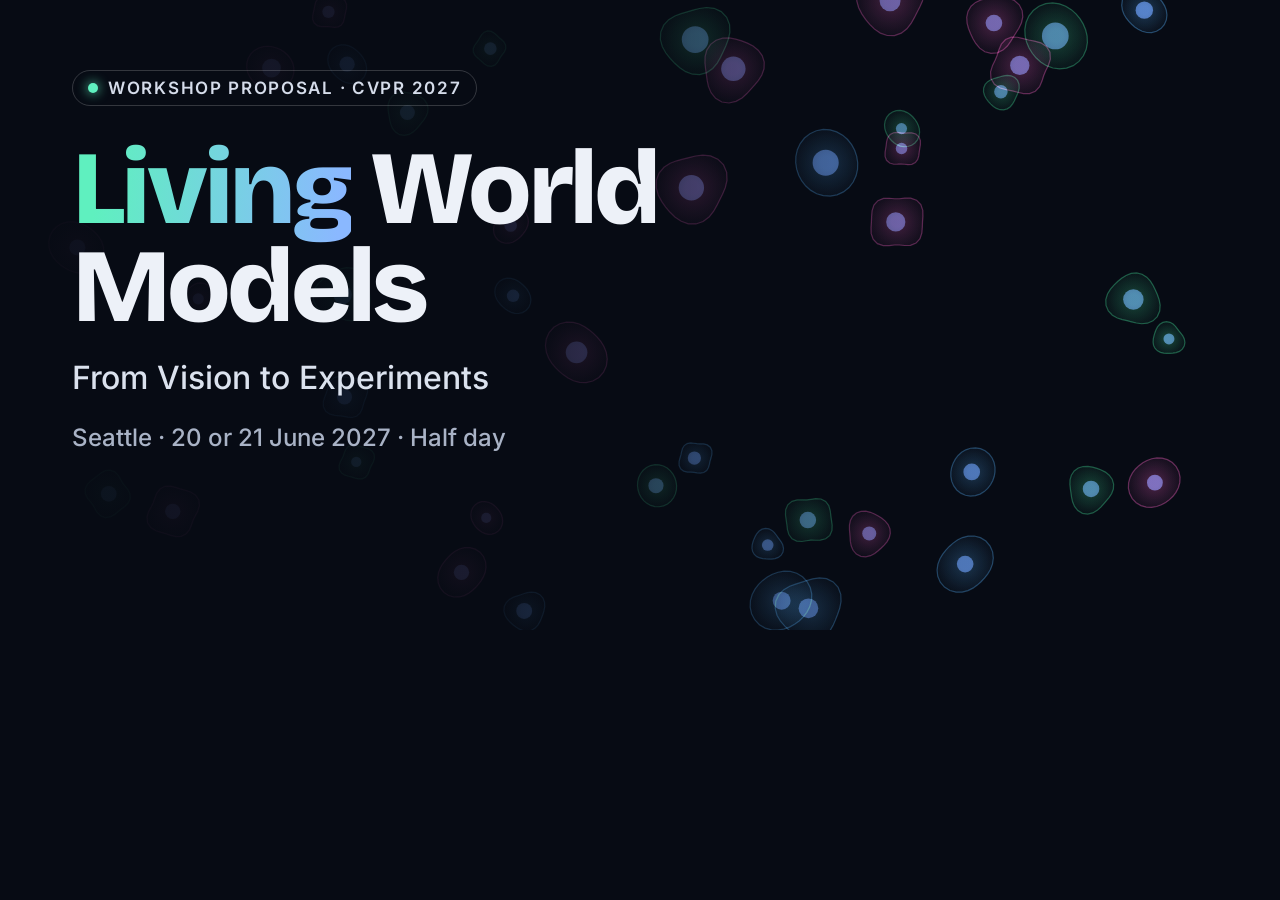
<file: tools/og.html>
<!doctype html>
<html lang="en">
<head>
<meta charset="utf-8">
<title>LivingWM social preview</title>
<!-- Rendered to assets/img/og.png (1200x630) by tools/build_assets.py.
     The cell field is one still frame of assets/js/cells.js. -->
<style>
  @font-face { font-family: "Bricolage Grotesque"; src: url("../assets/fonts/bricolage-grotesque-latin-800-normal.woff2") format("woff2"); font-weight: 800; }
  @font-face { font-family: "Inter"; src: url("../assets/fonts/inter-latin-500-normal.woff2") format("woff2"); font-weight: 500; }
  @font-face { font-family: "Inter"; src: url("../assets/fonts/inter-latin-600-normal.woff2") format("woff2"); font-weight: 600; }
  html, body { margin: 0; width: 1200px; height: 630px; overflow: hidden; background: #070b14; color: #edf1f8; font-family: "Inter", sans-serif; }
  .hero { position: relative; height: 630px; isolation: isolate; }
  .cells { position: absolute; inset: 0; width: 100%; height: 100%; z-index: -2; }
  .shade { position: absolute; inset: 0; z-index: -1; background: linear-gradient(90deg, rgba(7,11,20,.96) 0%, rgba(7,11,20,.85) 42%, rgba(7,11,20,.25) 75%, rgba(7,11,20,.1) 100%); }
  .inner { padding: 70px 72px; }
  .status { display: inline-flex; align-items: center; gap: 10px; padding: 7px 15px; border: 1px solid rgba(255,255,255,.18); border-radius: 999px; font-size: 17px; font-weight: 600; letter-spacing: .1em; text-transform: uppercase; color: #d5dcea; }
  .dot { width: 10px; height: 10px; border-radius: 50%; background: #5ff0bf; box-shadow: 0 0 12px #5ff0bf; }
  h1 { margin: 34px 0 0; font: 800 104px/0.94 "Bricolage Grotesque", sans-serif; letter-spacing: -0.04em; }
  .glow { background: linear-gradient(95deg, #5ff0bf 10%, #8ab8ff 95%); -webkit-background-clip: text; background-clip: text; color: transparent; }
  .sub { margin: 22px 0 0; font-size: 32px; font-weight: 500; color: #dbe2ee; }
  .meta { margin-top: 26px; font-size: 24px; font-weight: 500; color: #a9b3c6; }
</style>
</head>
<body>
  <div class="hero">
    <canvas class="cells"></canvas>
    <div class="shade"></div>
    <div class="inner">
      <div class="status"><span class="dot"></span>Workshop proposal · CVPR 2027</div>
      <h1><span class="glow">Living</span> World<br>Models</h1>
      <p class="sub">From Vision to Experiments</p>
      <p class="meta">Seattle · 20 or 21 June 2027 · Half day</p>
    </div>
  </div>
  <script src="../assets/js/cells.js"></script>
</body>
</html>
</file>
<file: assets/css/style.css>
/* LivingWM workshop site.
   Hero and footer use a "fluorescence microscopy" night palette; content
   sections use paper tones. Accent colors come from Figure 1 (living green
   #2a9d78, magenta #e85bb8, blue #4fa3e8, coral #e05a47). Text/background
   pairs are adjusted to meet WCAG AA contrast. */

@font-face {
  font-family: "Bricolage Grotesque";
  src: url("../fonts/bricolage-grotesque-latin-700-normal.woff2") format("woff2");
  font-weight: 700;
  font-display: swap;
}
@font-face {
  font-family: "Bricolage Grotesque";
  src: url("../fonts/bricolage-grotesque-latin-800-normal.woff2") format("woff2");
  font-weight: 800;
  font-display: swap;
}
@font-face {
  font-family: "Fraunces";
  src: url("../fonts/fraunces-latin-400-italic.woff2") format("woff2");
  font-weight: 400;
  font-style: italic;
  font-display: swap;
}
@font-face {
  font-family: "Inter";
  src: url("../fonts/inter-latin-400-normal.woff2") format("woff2");
  font-weight: 400;
  font-display: swap;
}
@font-face {
  font-family: "Inter";
  src: url("../fonts/inter-latin-500-normal.woff2") format("woff2");
  font-weight: 500;
  font-display: swap;
}
@font-face {
  font-family: "Inter";
  src: url("../fonts/inter-latin-600-normal.woff2") format("woff2");
  font-weight: 600;
  font-display: swap;
}

:root {
  --bg: #f8f7f3;
  --bg-alt: #efede7;
  --surface: #ffffff;
  --ink: #1b1e27;
  --ink-2: #434956;
  --muted: #5d6371;
  --line: #e0ddd5;
  --green: #1d7558;
  --green-dot: #2a9d78;
  --green-soft: #e0f2ea;
  --coral: #b23d29;
  --coral-soft: #fbe5df;
  --ill-ink: #2d3142;  /* Figure 1 ink */
  --ill-panel: #f2f4f7;
  --ill-red: #d23b2f;
  --ill-green: #2a9d78;
  --ill-amber: #b97f0f;
  --ill-bar: #dfe3ea;
  --night: #070b14;
  --night-2: #0d1322;
  --night-ink: #edf1f8;
  --night-muted: #a9b3c6;
  --night-line: rgba(255, 255, 255, 0.12);
  --glow-green: #5ff0bf;
  --glow-blue: #8ab8ff;
  --shadow: 0 1px 2px rgba(27, 30, 39, 0.05), 0 12px 32px rgba(27, 30, 39, 0.07);
  --radius: 16px;
  --display: "Bricolage Grotesque", "Inter", system-ui, sans-serif;
  --sans: "Inter", system-ui, -apple-system, "Segoe UI", Roboto, "Helvetica Neue", Arial, sans-serif;
  --math: "Fraunces", Georgia, "Times New Roman", serif;
  --gutter: clamp(16px, 4vw, 40px);
  --header-h: 60px;
}

*,
*::before,
*::after { box-sizing: border-box; }

html {
  scroll-behavior: smooth;
  -webkit-text-size-adjust: 100%;
  text-size-adjust: 100%;
}
@media (prefers-reduced-motion: reduce) {
  html { scroll-behavior: auto; }
}

body {
  margin: 0;
  background: var(--bg);
  color: var(--ink);
  font: 400 1.0625rem/1.65 var(--sans);
  -webkit-font-smoothing: antialiased;
  overflow-wrap: break-word;
}

img { max-width: 100%; height: auto; }
.sprite { position: absolute; width: 0; height: 0; overflow: hidden; }
.ic {
  width: 1.1em;
  height: 1.1em;
  flex: none;
  fill: none;
  stroke: currentColor;
  stroke-width: 1.8;
  stroke-linecap: round;
  stroke-linejoin: round;
}

a { color: var(--green); text-underline-offset: 0.18em; text-decoration-thickness: 1px; }
a:hover { text-decoration-thickness: 2px; }
:focus-visible { outline: 2px solid var(--green-dot); outline-offset: 3px; border-radius: 4px; }

h1, h2, h3, h4 { margin: 0; }
h2 {
  font: 700 clamp(2rem, 3.8vw, 2.75rem)/1.08 var(--display);
  letter-spacing: -0.025em;
  margin-bottom: 1.25rem;
  max-width: 36ch;
}
h3 { font: 600 1.125rem/1.35 var(--sans); }
h4 { font: 600 1rem/1.35 var(--sans); }
p { margin: 0 0 1rem; }

.skip {
  position: absolute;
  left: 8px;
  top: -48px;
  padding: 8px 14px;
  background: var(--surface);
  color: var(--ink);
  border-radius: 8px;
  z-index: 30;
}
.skip:focus { top: 8px; }

.wrap {
  max-width: 1180px;
  margin: 0 auto;
  padding: 0 var(--gutter);
}
.prose { max-width: 70ch; }
.intro { color: var(--ink-2); }
.small { font-size: 0.86rem; color: var(--muted); }

/* ---------- header ---------- */

.site-header {
  background: var(--night);
  border-bottom: 1px solid var(--night-line);
  color: var(--night-ink);
  z-index: 20;
}
.nav {
  max-width: 1180px;
  margin: 0 auto;
  padding: 0 var(--gutter);
  min-height: var(--header-h);
  display: flex;
  align-items: center;
  gap: 24px;
}
.brand {
  display: inline-flex;
  align-items: center;
  gap: 9px;
  color: var(--night-ink);
  text-decoration: none;
  font: 800 1.2rem/1 var(--display);
  letter-spacing: -0.01em;
  white-space: nowrap;
}
.brand b, .footer-brand b { color: var(--glow-green); font-weight: 800; }
.nav ul {
  list-style: none;
  margin: 0 0 0 auto;
  padding: 0;
  display: flex;
  gap: 2px;
}
.nav ul a {
  display: block;
  padding: 8px 11px;
  border-radius: 8px;
  color: var(--night-muted);
  text-decoration: none;
  font-size: 0.9rem;
  font-weight: 500;
  white-space: nowrap;
}
.nav ul a:hover { color: #fff; background: rgba(255, 255, 255, 0.07); }

@media (min-width: 940px) {
  .site-header { position: sticky; top: 0; }
  section[id], aside[id] { scroll-margin-top: calc(var(--header-h) + 8px); }
}
@media (max-width: 939px) {
  .nav { flex-wrap: wrap; gap: 0; padding-top: 12px; }
  .nav ul {
    margin: 6px calc(-1 * var(--gutter)) 0;
    padding: 0 var(--gutter) 8px;
    width: calc(100% + 2 * var(--gutter));
    overflow-x: auto;
    scrollbar-width: none;
    -webkit-mask-image: linear-gradient(90deg, #000 85%, transparent);
    mask-image: linear-gradient(90deg, #000 85%, transparent);
  }
  .nav ul::-webkit-scrollbar { display: none; }
  .nav ul a { padding: 6px 12px 6px 0; }
}

/* ---------- hero ---------- */

.hero {
  position: relative;
  overflow: hidden;
  isolation: isolate;
  color: var(--night-ink);
  /* static fallback for the cell field when scripts are off */
  background:
    radial-gradient(circle at 78% 30%, rgba(62, 207, 142, 0.22), transparent 18%),
    radial-gradient(circle at 88% 70%, rgba(232, 91, 184, 0.18), transparent 16%),
    radial-gradient(circle at 64% 78%, rgba(79, 141, 255, 0.2), transparent 14%),
    var(--night);
}
.cells {
  position: absolute;
  inset: 0;
  width: 100%;
  height: 100%;
  z-index: -2;
}
.hero-shade {
  position: absolute;
  inset: 0;
  z-index: -1;
  background:
    linear-gradient(90deg, rgba(7, 11, 20, 0.95) 0%, rgba(7, 11, 20, 0.82) 36%, rgba(7, 11, 20, 0.3) 68%, rgba(7, 11, 20, 0.12) 100%),
    linear-gradient(180deg, transparent 70%, rgba(7, 11, 20, 0.7) 100%);
}
@media (max-width: 759px) {
  .hero-shade { background: linear-gradient(180deg, rgba(7, 11, 20, 0.62), rgba(7, 11, 20, 0.86)); }
}
.hero-inner { padding-top: clamp(64px, 11vw, 132px); padding-bottom: clamp(96px, 12vw, 140px); }
.status {
  display: inline-flex;
  align-items: center;
  gap: 9px;
  margin-bottom: 1.6rem;
  padding: 6px 13px;
  border: 1px solid rgba(255, 255, 255, 0.16);
  border-radius: 999px;
  background: rgba(255, 255, 255, 0.05);
  color: #d5dcea;
  font-size: 0.76rem;
  font-weight: 600;
  letter-spacing: 0.1em;
  text-transform: uppercase;
}
.dot {
  width: 8px;
  height: 8px;
  border-radius: 50%;
  background: var(--glow-green);
  box-shadow: 0 0 10px var(--glow-green);
}
.hero h1 {
  font: 800 clamp(3rem, 8vw, 6rem)/0.95 var(--display);
  letter-spacing: -0.04em;
  max-width: 11ch;
}
.glow {
  background: linear-gradient(95deg, var(--glow-green) 10%, var(--glow-blue) 95%);
  -webkit-background-clip: text;
  background-clip: text;
  color: transparent;
}
.subtitle {
  margin: 0.7rem 0 1.2rem;
  font: 500 clamp(1.15rem, 2.5vw, 1.6rem)/1.3 var(--sans);
  color: #dbe2ee;
  letter-spacing: -0.01em;
}
.pitch { max-width: 44ch; color: var(--night-muted); font-size: 1.08rem; }
.hero-meta {
  list-style: none;
  margin: 1.5rem 0 0;
  padding: 0;
  display: flex;
  flex-wrap: wrap;
  gap: 10px 22px;
  color: #dbe2ee;
  font-weight: 500;
}
.hero-meta li { display: inline-flex; align-items: center; gap: 8px; }
.hero-meta .ic { color: var(--glow-green); }
.actions { display: flex; flex-wrap: wrap; gap: 12px; margin: 2rem 0 0; }
.btn {
  display: inline-flex;
  align-items: center;
  gap: 8px;
  padding: 12px 20px;
  border-radius: 999px;
  font-weight: 600;
  font-size: 0.97rem;
  text-decoration: none;
  border: 1px solid transparent;
  transition: transform 0.15s ease, background-color 0.15s ease, border-color 0.15s ease;
}
.btn:hover { transform: translateY(-1px); }
.btn-primary { background: var(--glow-green); color: #04140e; }
.btn-primary:hover { background: #82f5cf; }
.btn-ghost { color: #fff; border-color: rgba(255, 255, 255, 0.28); }
.btn-ghost:hover { border-color: rgba(255, 255, 255, 0.6); background: rgba(255, 255, 255, 0.05); }
.hero-note { margin: 1.6rem 0 0; max-width: 60ch; font-size: 0.86rem; color: #8f9ab0; }
@media (prefers-reduced-motion: reduce) {
  .btn { transition: none; }
  .btn:hover { transform: none; }
}

/* ---------- at a glance ---------- */

.glance-wrap { position: relative; z-index: 2; margin-top: -56px; }
.glance {
  margin: 0 auto;
  display: grid;
  grid-template-columns: repeat(4, 1fr);
}
.glance > div {
  background: var(--surface);
  padding: 20px 22px;
  border: 1px solid var(--line);
  margin-left: -1px;
}
.glance > div:first-child { border-radius: var(--radius) 0 0 var(--radius); margin-left: 0; }
.glance > div:last-child { border-radius: 0 var(--radius) var(--radius) 0; }
.glance { filter: drop-shadow(0 14px 28px rgba(7, 11, 20, 0.12)); }
.glance dt {
  display: flex;
  align-items: center;
  gap: 7px;
  font-size: 0.74rem;
  font-weight: 600;
  letter-spacing: 0.09em;
  text-transform: uppercase;
  color: var(--green);
}
.glance dd { margin: 6px 0 0; font-weight: 600; font-size: 1.02rem; line-height: 1.35; }
.glance small { display: block; margin-top: 3px; font-weight: 400; font-size: 0.84rem; color: var(--muted); }
@media (max-width: 899px) {
  .glance { grid-template-columns: 1fr 1fr; }
  .glance > div { margin: 0 0 -1px -1px; }
  .glance > div:nth-child(odd) { margin-left: 0; }
  .glance > div:first-child { border-radius: var(--radius) 0 0 0; }
  .glance > div:nth-child(2) { border-radius: 0 var(--radius) 0 0; }
  .glance > div:nth-child(3) { border-radius: 0 0 0 var(--radius); }
  .glance > div:last-child { border-radius: 0 0 var(--radius) 0; }
}
@media (max-width: 419px) {
  .glance > div { padding: 16px 14px; }
  .glance dd { font-size: 0.95rem; }
}

/* ---------- sections ---------- */

.section { padding: clamp(64px, 9vw, 112px) 0; }
.section-alt { background: var(--bg-alt); }
.eyebrow {
  display: inline-flex;
  align-items: center;
  gap: 10px;
  margin-bottom: 0.9rem;
  font-size: 0.78rem;
  font-weight: 600;
  letter-spacing: 0.12em;
  text-transform: uppercase;
  color: var(--green);
}
.eyebrow::before {
  content: "";
  width: 22px;
  height: 2px;
  border-radius: 2px;
  background: var(--green-dot);
}
h3.sub { margin: 3.6rem 0 1rem; font: 700 clamp(1.4rem, 2.3vw, 1.75rem)/1.2 var(--display); letter-spacing: -0.015em; }
/* a centred heading between two rules, for a group that continues the grid above */
h3.sub.divider {
  display: flex;
  align-items: center;
  gap: 18px;
  margin-top: 3rem;
  font-size: 1.3rem;
  text-align: center;
}
h3.sub.divider::before,
h3.sub.divider::after { content: ""; flex: 1; height: 1px; background: var(--line); }

/* about: heading and audience on the left, abstract on the right */
.about-grid { display: grid; gap: 8px 56px; grid-template-areas: "head" "text" "aud"; }
.about-grid > h2 { grid-area: head; }
.about-grid > .prose { grid-area: text; }
.about-grid > .audience { grid-area: aud; margin-top: 1.6rem; }
@media (min-width: 960px) {
  .about-grid {
    grid-template-columns: minmax(0, 0.9fr) minmax(0, 1.1fr);
    grid-template-rows: auto 1fr;
    grid-template-areas: "head text" "aud text";
    align-items: start;
  }
  .about-grid h2 { margin-bottom: 0; }
  .about-grid > .audience { margin-top: 2rem; }
}
/* definition: two text columns under the component diagram */
@media (min-width: 900px) { .def-cols { columns: 2; column-gap: 48px; } }
.def-cols p { orphans: 3; widows: 3; }
.lead { font-size: 1.22rem; line-height: 1.55; color: var(--ink); }
.prose p:last-child { margin-bottom: 0; }

/* flow: x -> s_t -> s_{t+Δ} -> x̂ */
.flow {
  list-style: none;
  margin: 1.6rem 0 2rem;
  padding: 0;
  display: grid;
  grid-template-columns: auto 1fr auto 1.25fr auto 1fr auto;
  align-items: center;
}
.flow .node {
  width: 92px;
  height: 92px;
  border-radius: 50%;
  display: grid;
  place-content: center;
  text-align: center;
  background: var(--surface);
  border: 1px solid var(--line);
  box-shadow: var(--shadow);
}
.flow .sym { font: italic 400 1.7rem/1 var(--math); color: var(--ink); }
.flow .node small { display: block; margin-top: 4px; font-size: 0.72rem; color: var(--muted); }
.flow .edge {
  display: grid;
  grid-template-rows: 1fr auto 1fr;
  height: 92px;
  padding: 0 10px;
  text-align: center;
  font-size: 0.85rem;
  color: var(--muted);
}
.flow .lbl { align-self: end; padding-bottom: 6px; }
.flow .edge small { align-self: start; padding-top: 5px; }
.flow .arrow {
  position: relative;
  height: 2px;
  margin-right: 4px;
  border-radius: 2px;
  background: linear-gradient(90deg, var(--line), var(--green-dot));
}
.flow .arrow::after {
  content: "";
  position: absolute;
  right: -4px;
  top: -4px;
  border: 5px solid transparent;
  border-left: 8px solid var(--green-dot);
  border-right: 0;
}
.flow .edge b {
  display: block;
  font-size: 0.72rem;
  letter-spacing: 0.1em;
  text-transform: uppercase;
  color: var(--green);
}
.flow .math { display: block; margin: 2px 0; font: italic 400 1.15rem/1.3 var(--math); color: var(--ink); white-space: nowrap; }
.flow .edge-key .math { font-size: 1.25rem; }
@media (max-width: 899px) {
  .flow { grid-template-columns: 1fr; justify-items: center; gap: 0; }
  .flow .node { width: 70px; height: 70px; }
  .flow .sym { font-size: 1.45rem; }
  .flow .edge { height: auto; grid-template-rows: auto; padding: 6px 0 8px; }
  .flow .lbl, .flow .edge small { padding: 0; }
  .flow .arrow {
    order: 3;
    justify-self: center;
    width: 2px;
    height: 16px;
    margin: 6px 0 4px;
    background: linear-gradient(180deg, var(--line), var(--green-dot));
  }
  .flow .arrow::after { right: auto; left: -4px; top: auto; bottom: -6px; border: 5px solid transparent; border-top: 8px solid var(--green-dot); border-bottom: 0; }
}
sub, sup { font-size: 0.68em; line-height: 0; }

.audience {
  padding: 22px 24px;
  border-radius: var(--radius);
  background: var(--surface);
  border: 1px solid var(--line);
}
.audience h3 { margin-bottom: 4px; }
.audience p { color: var(--ink-2); margin: 0; font-size: 0.97rem; }
.chips { list-style: none; margin: 14px 0 0; padding: 0; display: flex; flex-wrap: wrap; gap: 8px; }
.chips li {
  padding: 5px 12px;
  border-radius: 999px;
  background: var(--green-soft);
  color: var(--green);
  font-size: 0.86rem;
  font-weight: 500;
}

/* figure + questions */
.figure-card {
  margin: 2rem 0 0;
  padding: clamp(12px, 2vw, 24px);
  background: var(--surface);
  border: 1px solid var(--line);
  border-radius: calc(var(--radius) + 4px);
  box-shadow: var(--shadow);
}
.figure-scroll { overflow-x: auto; border-radius: 10px; }
.figure-scroll img { display: block; width: 100%; background: #fff; border-radius: 10px; }
.scroll-hint { display: none; margin-top: 8px; font-size: 0.85rem; color: var(--muted); }
/* Figure 1 columns sit at x = 105, 577, 1049 (width 438) of a 1495-wide
   canvas; the question grid reproduces those offsets so each question sits
   under its column. */
.qgrid {
  list-style: none;
  margin: 18px 0 0;
  padding: 0;
  display: grid;
  grid-template-columns: 4.749% repeat(3, 29.298%);
  column-gap: 2.274%;
}
.qgrid::before { content: ""; }
.qgrid li { padding: 4px 4px 0; }
.qgrid h3 { margin: 8px 0 6px; font-size: 1.08rem; line-height: 1.3; }
.qgrid p { margin: 0; color: var(--ink-2); font-size: 0.94rem; line-height: 1.55; }
.q {
  display: inline-block;
  padding: 3px 10px;
  border-radius: 999px;
  background: var(--coral-soft);
  color: var(--coral);
  font-weight: 600;
  font-size: 0.76rem;
  letter-spacing: 0.05em;
  text-transform: uppercase;
}
@media (max-width: 899px) {
  .qgrid { grid-template-columns: 1fr 1fr; gap: 18px; }
  .qgrid::before { display: none; }
}
@media (max-width: 719px) {
  .figure-scroll img { width: 760px; max-width: none; }
  .scroll-hint { display: block; }
}
@media (max-width: 559px) {
  .qgrid { grid-template-columns: 1fr; }
}

/* Q3 evaluation ladder: four levels, ordered by strength of evidence */
.ladder { margin: 26px 4px 4px; padding-top: 20px; border-top: 1px solid var(--line); }
.ladder-head { margin: 0 0 16px; color: var(--ink-2); font-size: 0.94rem; }
.ladder-head .q { margin-right: 8px; }
.ladder-steps {
  list-style: none;
  margin: 0;
  padding: 0;
  display: grid;
  gap: 10px;
  grid-template-columns: repeat(4, minmax(0, 1fr));
  align-items: end;
}
.ladder-steps li {
  padding: 14px 16px 16px;
  border-radius: 12px;
  background: var(--coral-soft);
}
.ladder-steps li:nth-child(1) { min-height: 104px; }
.ladder-steps li:nth-child(2) { min-height: 124px; }
.ladder-steps li:nth-child(3) { min-height: 144px; }
.ladder-steps li:nth-child(4) { min-height: 164px; }
.ladder-steps b { display: block; font: 800 1.4rem/1 var(--display); color: var(--coral); letter-spacing: -0.01em; }
.ladder-steps span { display: block; margin-top: 8px; font-weight: 600; font-size: 0.95rem; line-height: 1.3; color: var(--ink); }
.ladder-steps small { display: block; margin-top: 4px; font-size: 0.82rem; line-height: 1.4; color: var(--ink-2); }
.ladder-axis {
  display: flex;
  align-items: center;
  gap: 10px;
  margin: 12px 0 0;
  font-size: 0.72rem;
  font-weight: 600;
  letter-spacing: 0.1em;
  text-transform: uppercase;
  color: var(--coral);
}
.ladder-axis::before { content: ""; flex: 1; height: 2px; border-radius: 2px; background: linear-gradient(90deg, transparent, var(--coral)); }
.ladder-axis::after { content: "\2192"; font-size: 0.95rem; letter-spacing: 0; }
@media (max-width: 719px) {
  .ladder-steps { grid-template-columns: 1fr 1fr; align-items: stretch; }
  .ladder-steps li { min-height: 0 !important; }
}
@media (max-width: 419px) {
  .ladder-steps { grid-template-columns: 1fr; }
}

/* scales */
.scales {
  list-style: none;
  margin: 1.2rem 0 0;
  padding: 0;
  display: grid;
  gap: 14px;
}
@media (min-width: 600px) { .scales { grid-template-columns: 1fr 1fr; } }
@media (min-width: 1000px) { .scales { grid-template-columns: repeat(4, 1fr); } }
.scales li {
  background: var(--surface);
  border: 1px solid var(--line);
  border-radius: var(--radius);
  padding: 20px 20px 10px;
}
.slot-ic .fill { fill: var(--green-dot); stroke: none; }
/* Sketches drawn in the style of Figure 1. Fixed colors inside them are
   image content (stains, scans); outlines follow the theme through
   currentColor. */
.scale-ill {
  display: block;
  width: 100%;
  max-width: 300px;
  height: auto;
  padding: 8px 6px;
  border-radius: 10px;
  background: var(--ill-panel);
  color: var(--ill-ink);
}
.scale-ill .ln, .topic-ill .ln { stroke: currentColor; stroke-linecap: round; stroke-linejoin: round; }
.ill-red { stroke: var(--ill-red); stroke-linecap: round; }
.ill-green { stroke: var(--ill-green); stroke-linecap: round; stroke-linejoin: round; }
.ill-amber { stroke: var(--ill-amber); }
.ill-amber-f { fill: var(--ill-amber); }
.ill-bar { fill: var(--ill-bar); }
.ill-note { margin-top: 14px; font-size: 0.88rem; color: var(--muted); }
.scales h4 { margin: 14px 0 12px; font: 700 1.3rem/1.2 var(--display); letter-spacing: -0.01em; }
.kv { font-size: 0.9rem; color: var(--ink-2); margin-bottom: 8px; line-height: 1.45; }
.kv span, .ask span {
  display: block;
  font: normal 600 0.68rem/1.45 var(--sans);
  letter-spacing: 0.09em;
  text-transform: uppercase;
  color: var(--muted);
}
.ask {
  margin-top: 12px;
  padding-top: 12px;
  border-top: 1px dashed var(--line);
  font: italic 400 1.02rem/1.45 var(--math);
  color: var(--ink);
}
.ask span { margin-bottom: 2px; }

/* topics */
.topics {
  list-style: none;
  counter-reset: topic;
  margin: 1.6rem 0 0;
  padding: 0;
  display: grid;
  gap: 14px;
}
@media (min-width: 760px) { .topics { grid-template-columns: 1fr 1fr; } }
.topics li {
  counter-increment: topic;
  position: relative;
  background: var(--surface);
  border: 1px solid var(--line);
  border-radius: var(--radius);
  padding: 22px 22px 8px;
}
.topics li::before {
  content: counter(topic, decimal-leading-zero);
  display: block;
  margin-bottom: 10px;
  font: 800 1.9rem/1 var(--display);
  color: var(--green-dot);
  letter-spacing: -0.02em;
}
/* number and sketch share the first row; title and text span the card */
.topics li { display: grid; grid-template-columns: auto 1fr; align-items: center; align-content: start; column-gap: 16px; }
.topics li > h3, .topics li > p { grid-column: 1 / -1; }
.topic-ill { justify-self: end; width: 200px; max-width: 100%; height: auto; margin-bottom: 10px; color: var(--ill-ink); }
.topics h3 { margin-bottom: 8px; }
.topics p { color: var(--ink-2); font-size: 0.95rem; }
.scope {
  margin-top: 1.4rem;
  padding: 16px 20px;
  border-left: 3px solid var(--green-dot);
  background: var(--surface);
  border-radius: 0 12px 12px 0;
}

/* call for papers */
.cfp-grid { display: grid; gap: 28px; margin-top: 0.4rem; }
@media (min-width: 980px) {
  .cfp-grid { grid-template-columns: minmax(0, 1.55fr) minmax(300px, 1fr); align-items: start; }
  .dates-card { position: sticky; top: calc(var(--header-h) + 20px); }
}
.callout {
  margin: 0 0 18px;
  padding: 14px 18px;
  border-radius: 12px;
  background: var(--coral-soft);
  color: var(--ink);
  font-size: 0.97rem;
}
.tracks { display: grid; gap: 14px; }
@media (min-width: 640px) { .tracks { grid-template-columns: 1fr 1fr; } }
.tracks article {
  background: var(--surface);
  border: 1px solid var(--line);
  border-radius: var(--radius);
  padding: 20px 22px 8px;
}
.track-tag {
  display: inline-block;
  margin-bottom: 10px;
  padding: 3px 10px;
  border-radius: 999px;
  background: var(--green-soft);
  color: var(--green);
  font-size: 0.74rem;
  font-weight: 600;
  letter-spacing: 0.08em;
  text-transform: uppercase;
}
.tracks h3 { margin-bottom: 4px; }
.spec { font-size: 0.86rem; font-weight: 600; color: var(--green); }
.tracks p:not(.spec):not(.track-tag) { color: var(--ink-2); font-size: 0.95rem; }

.details-group { margin-top: 22px; border-top: 1px solid var(--line); }
details { border-bottom: 1px solid var(--line); }
summary {
  cursor: pointer;
  list-style: none;
  display: flex;
  justify-content: space-between;
  align-items: center;
  padding: 16px 2px;
  font-weight: 600;
}
summary::-webkit-details-marker { display: none; }
summary::after {
  content: "+";
  font: 400 1.5rem/1 var(--sans);
  color: var(--green);
  transition: transform 0.2s ease;
}
details[open] summary::after { transform: rotate(45deg); }
details > :not(summary) { color: var(--ink-2); font-size: 0.97rem; }
details > p, details > ul { margin: 0 0 18px; }
.checks { padding-left: 1.2rem; }
.checks li { margin-bottom: 0.45rem; }
.checks li::marker { color: var(--green-dot); }

.dates-card {
  background: var(--night);
  color: var(--night-ink);
  border-radius: calc(var(--radius) + 4px);
  padding: 26px 26px 18px;
}
.dates-card h3 { font: 700 1.5rem/1.2 var(--display); letter-spacing: -0.01em; margin-bottom: 4px; }
.dates-card .small { color: var(--night-muted); }
.timeline { list-style: none; margin: 16px 0 0; padding: 0; }
.timeline li {
  display: grid;
  grid-template-columns: 7.2rem 1fr;
  gap: 12px;
  padding: 9px 0;
  border-top: 1px solid var(--night-line);
  font-size: 0.93rem;
}
.timeline time { font-weight: 600; font-variant-numeric: tabular-nums; color: #fff; }
.timeline span { color: var(--night-muted); }
.timeline .key time, .timeline .key span { color: var(--glow-green); font-weight: 600; }

/* program */
.slots {
  list-style: none;
  margin: 1.2rem 0 0;
  padding: 0;
  display: grid;
  gap: 14px;
  grid-template-columns: repeat(auto-fit, minmax(190px, 1fr));
}
.slots li {
  display: flex;
  flex-direction: column;
  align-items: center;
  text-align: center;
  padding: 22px 16px 18px;
  border: 1.5px dashed var(--line);
  border-radius: var(--radius);
}
.slot-ic {
  width: 64px;
  height: 64px;
  padding: 14px;
  margin-bottom: 12px;
  border-radius: 50%;
  background: var(--green-soft);
  fill: none;
  stroke: var(--green);
  stroke-width: 2.2;
  stroke-linecap: round;
  stroke-linejoin: round;
}
.slots b { font-weight: 600; line-height: 1.35; }
.slots span { margin-top: 4px; font-size: 0.85rem; color: var(--muted); }
.slot-panel .slot-ic { background: var(--coral-soft); stroke: var(--coral); }

.program-grid { display: grid; gap: 8px 56px; }
@media (min-width: 980px) {
  .program-grid { grid-template-columns: minmax(0, 1.2fr) minmax(0, 1fr); }
  .program-grid > div:last-child { padding-top: 3.2rem; }
}
.schedule { list-style: none; margin: 14px 0 12px; padding: 0; }
.schedule li {
  display: grid;
  grid-template-columns: 4.2rem 1fr;
  gap: 16px;
  padding: 12px 14px;
  border-left: 3px solid var(--line);
  color: var(--ink-2);
  font-size: 0.95rem;
}
.schedule li + li { margin-top: 4px; }
.schedule time { font-weight: 600; font-variant-numeric: tabular-nums; color: var(--ink); }
.schedule b { display: block; color: var(--ink); font-weight: 600; }
.schedule .talk { border-left-color: var(--green-dot); background: var(--surface); border-radius: 0 10px 10px 0; }
.schedule .oral { border-left-color: #4f8fe0; }
.schedule .break { border-left-color: #c98a12; }
.schedule .panel { border-left-color: var(--coral); background: var(--surface); border-radius: 0 10px 10px 0; }

.panel-quote {
  margin: 0 0 18px;
  padding: 26px 26px 22px;
  border-radius: var(--radius);
  background: var(--night);
  color: var(--night-ink);
}
.panel-quote p { margin: 0; font: italic 400 clamp(1.4rem, 2.6vw, 1.85rem)/1.3 var(--math); }
.panel-quote footer {
  margin-top: 14px;
  font-size: 0.74rem;
  font-weight: 600;
  letter-spacing: 0.1em;
  text-transform: uppercase;
  color: var(--glow-green);
}
.program-grid > div:last-child > p { color: var(--ink-2); }

/* organizers */
.people {
  list-style: none;
  margin: 1.6rem 0 0;
  padding: 0;
  display: grid;
  --gap: 16px;
  gap: var(--gap);
}
.people { grid-template-columns: repeat(2, minmax(0, 1fr)); }
@media (max-width: 999px) {
  /* an odd last card (three senior organizers) sits centred, not left */
  .people > li:last-child:nth-child(odd) { grid-column: 1 / -1; justify-self: center; width: calc((100% - var(--gap)) / 2); }
}
@media (min-width: 1000px) {
  .people { grid-template-columns: repeat(4, minmax(0, 1fr)); }
  /* same card width as the rows above, centred */
  .people-senior { grid-template-columns: repeat(3, calc((100% - 48px) / 4)); justify-content: center; }
}
@media (max-width: 539px) {
  .people { --gap: 10px; }
  .people li { padding: 16px 10px 14px; }
  .people img { width: 80px; height: 80px; }
  .people h3 { margin-top: 10px; font-size: 1.02rem; }
  .people p { font-size: 0.8rem; }
  .focus { margin-top: 8px !important; padding-top: 8px; }
}
.people li {
  background: var(--surface);
  border: 1px solid var(--line);
  border-radius: var(--radius);
  padding: 24px 18px 18px;
  text-align: center;
}
.people img {
  width: 112px;
  height: 112px;
  border-radius: 50%;
  object-fit: cover;
  box-shadow: 0 0 0 4px var(--surface), 0 0 0 5px var(--line);
}
.people h3 { margin: 14px 0 4px; font: 700 1.2rem/1.2 var(--display); letter-spacing: -0.01em; }
.people h3 a { color: var(--ink); text-decoration: none; }
.people h3 a:hover { color: var(--green); }
.people p { margin: 0 0 2px; font-size: 0.92rem; }
.affil { font-weight: 600; color: var(--ink); }
.role { color: var(--ink-2); }
.focus { margin-top: 12px !important; padding-top: 12px; border-top: 1px dashed var(--line); color: var(--muted); }

/* footer */
.site-footer {
  background: var(--night);
  color: var(--night-muted);
  padding: 52px 0 44px;
  font-size: 0.9rem;
}
.footer-grid { display: grid; gap: 24px; }
@media (min-width: 860px) { .footer-grid { grid-template-columns: 1.3fr 1fr 1.3fr; } }
.footer-brand { font: 800 1.35rem/1 var(--display); color: var(--night-ink); margin-bottom: 10px; }
.footer-label {
  margin-bottom: 6px;
  font-size: 0.74rem;
  font-weight: 600;
  letter-spacing: 0.1em;
  text-transform: uppercase;
  color: var(--night-ink);
}
.site-footer a { color: var(--glow-green); }
.footer-meta p { margin-bottom: 6px; font-size: 0.84rem; }
</file>
